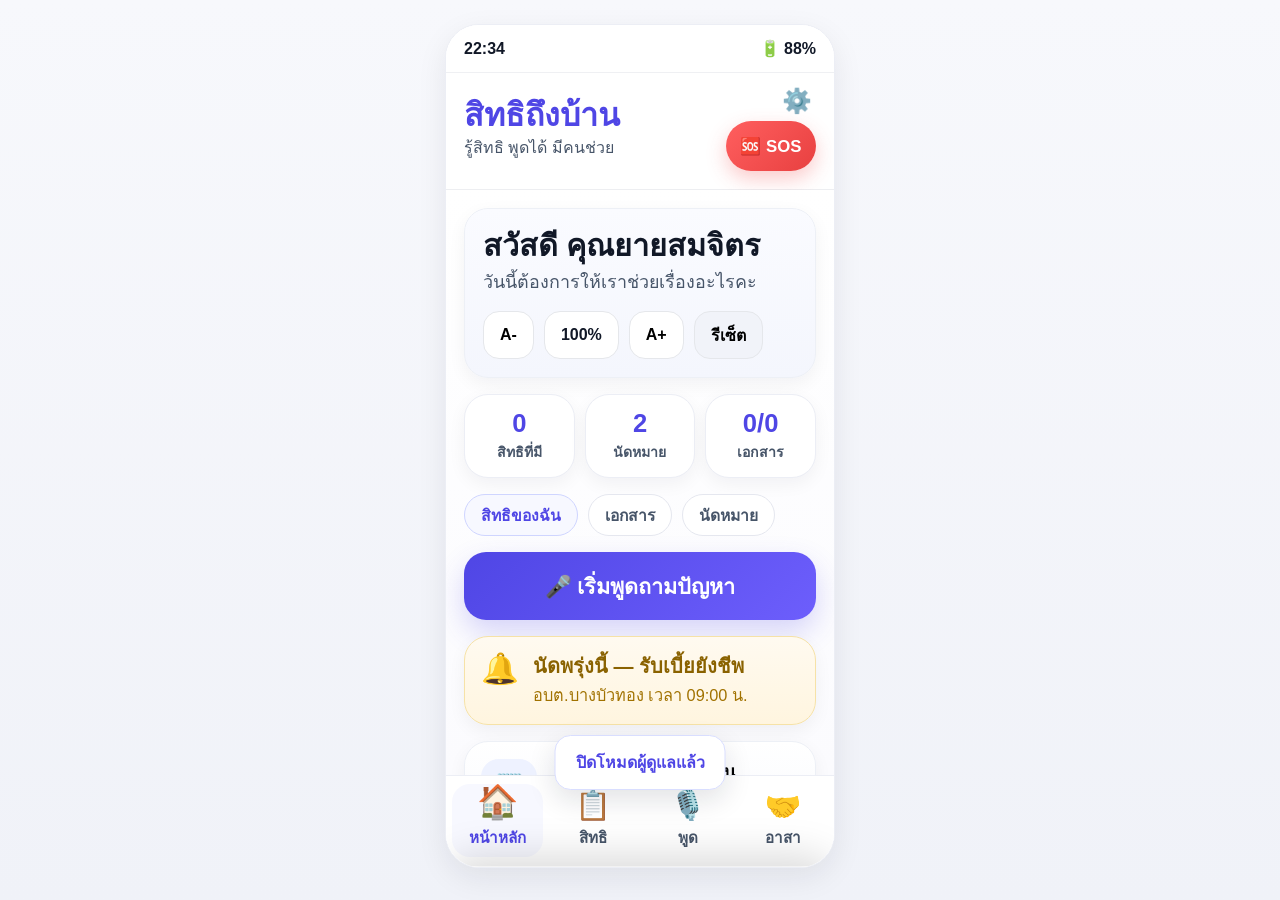
<file: index.html>
<!DOCTYPE html>
<html lang="th">
<head>
  <meta charset="UTF-8" />
  <meta name="viewport" content="width=device-width, initial-scale=1.0" />
  <title>สิทธิถึงบ้าน</title>
  <link rel="stylesheet" href="styles.css" />
</head>
<body>
  <div class="phone-outer">
    <div class="phone">

      <section id="screen-home" class="screen active">
        <div class="status-bar">
          <span>00:00</span>
          <span>🔋 88%</span>
        </div>

        <header class="topbar topbar--logo">
          <div>
            <div class="topbar__logo">สิทธิถึงบ้าน</div>
            <div class="topbar__tagline">รู้สิทธิ พูดได้ มีคนช่วย</div>
          </div>
          <div style="display:flex;flex-direction:column;align-items:flex-end;gap:6px">
            <button onclick="App.openSettings()" style="background:none;border:none;cursor:pointer;font-size:1.5rem;line-height:1;padding:2px 4px;" aria-label="ตั้งค่า" title="ตั้งค่า">⚙️</button>
            <button id="emergencyBtn" class="topbar__sos">🆘 SOS</button>
          </div>
        </header>

        <main class="content">
          <section class="welcome-card">
            <p class="greeting">สวัสดี คุณยายสมจิตร</p>
            <p class="subtext">วันนี้ต้องการให้เราช่วยเรื่องอะไรคะ</p>

            <div class="font-tools">
              <button id="decreaseFontBtn" class="font-btn">A-</button>
              <span id="fontScaleLabel" class="font-scale-label">100%</span>
              <button id="increaseFontBtn" class="font-btn">A+</button>
              <button id="resetFontBtn" class="font-btn font-btn--reset">รีเซ็ต</button>
            </div>
          </section>

          <div class="stats-row">
            <div class="stat-card">
              <div class="stat-card__value" id="statRights">0</div>
              <div class="stat-card__label">สิทธิที่มี</div>
            </div>
            <div class="stat-card">
              <div class="stat-card__value" id="statAppoint">2</div>
              <div class="stat-card__label">นัดหมาย</div>
            </div>
            <div class="stat-card">
              <div class="stat-card__value" id="statDocs">4/5</div>
              <div class="stat-card__label">เอกสาร</div>
            </div>
          </div>

          <div class="tab-pills">
            <button class="tab-pill active" type="button">สิทธิของฉัน</button>
            <button class="tab-pill" type="button" onclick="App.showScreen('screen-docs')">เอกสาร</button>
            <button class="tab-pill" type="button" onclick="App.showScreen('screen-appointments')">นัดหมาย</button>
          </div>

          <button class="btn-voice-main" onclick="App.showScreen('screen-voice')">
            🎤 เริ่มพูดถามปัญหา
          </button>

          <div class="reminder-card">
            <span class="reminder-card__icon">🔔</span>
            <div class="reminder-card__text">
              <div class="reminder-card__title">นัดพรุ่งนี้ — รับเบี้ยยังชีพ</div>
              <div class="reminder-card__sub">อบต.บางบัวทอง เวลา 09:00 น.</div>
            </div>
          </div>

          <button class="service-wide-card" onclick="App.showScreen('screen-appointments')">
            <div class="service-wide-card__icon">🗓️</div>
            <div class="service-wide-card__text">
              <div class="service-wide-card__title">นัดหมายของฉัน</div>
              <div class="service-wide-card__desc">ดูวันนัด รับเบี้ย ยื่นเอกสาร และอาสา</div>
            </div>
          </button>

          <div class="quick-help-card">
            <div class="quick-help-card__title">ช่วยเหลือด่วน</div>
            <div class="quick-help-card__desc">
              หากต้องการความช่วยเหลือทันที สามารถกดปุ่มฉุกเฉินด้านบนได้
            </div>
          </div>

          <a class="btn-emergency" href="tel:1669">🆘 โทรฉุกเฉิน 1669</a>
        </main>

        <nav class="nav-bar">
          <button class="nav-item active" onclick="App.showScreen('screen-home')">
            <span class="nav-item__icon">🏠</span>หน้าหลัก
          </button>
          <button class="nav-item" onclick="App.showScreen('screen-rights')">
            <span class="nav-item__icon">📋</span>สิทธิ
          </button>
          <button class="nav-item" onclick="App.showScreen('screen-voice')">
            <span class="nav-item__icon">🎙️</span>พูด
          </button>
          <button class="nav-item" onclick="App.showScreen('screen-volunteer')">
            <span class="nav-item__icon">🤝</span>อาสา
          </button>
        </nav>
      </section>

      <div id="settingsOverlay" class="settings-overlay" onclick="App.closeSettings()"></div>
      <div id="settingsPanel" class="settings-panel" aria-hidden="true">
        <div class="settings-panel__header">
          <h2 class="settings-panel__title">การตั้งค่า</h2>
          <button class="settings-panel__close" onclick="App.closeSettings()">✕</button>
        </div>
        <div class="settings-panel__content content">
          
          <div class="settings-section-label">ขนาดตัวอักษร</div>
          <div class="settings-group">
            <div class="settings-row">
              <div class="settings-row__left">
                <div class="settings-row__icon icon-orange">🔠</div>
                <div class="settings-row__text">
                  <div class="settings-row__title">ปรับขนาด</div>
                  <div class="settings-row__sub" id="settingFontLabelPanel">ปัจจุบัน: 100%</div>
                </div>
              </div>
              <div class="font-control">
                <button class="font-ctrl-btn" onclick="App.decreaseFontSize(); syncPanelFont();">A−</button>
                <span class="font-ctrl-val" id="settingFontValPanel">100%</span>
                <button class="font-ctrl-btn" onclick="App.increaseFontSize(); syncPanelFont();">A+</button>
              </div>
            </div>
          </div>

          <div class="settings-section-label">การแสดงผล</div>
          <div class="settings-group">
            <div class="settings-row">
              <div class="settings-row__left">
                <div class="settings-row__icon icon-blue">◑</div>
                <div class="settings-row__text">
                  <div class="settings-row__title">สีคอนทราสต์สูง</div>
                </div>
              </div>
              <label class="toggle-wrap">
                <input type="checkbox" id="contrastToggle" onchange="App.toggleHighContrast(this.checked)" />
                <span class="toggle-slider"></span>
              </label>
            </div>
            <div class="settings-row">
              <div class="settings-row__left">
                <div class="settings-row__icon icon-purple">✦</div>
                <div class="settings-row__text">
                  <div class="settings-row__title">ลดการเคลื่อนไหว</div>
                </div>
              </div>
              <label class="toggle-wrap">
                <input type="checkbox" id="motionToggle" onchange="App.toggleReduceMotion(this.checked)" />
                <span class="toggle-slider"></span>
              </label>
            </div>
          </div>

          <div class="settings-section-label">เสียง</div>
          <div class="settings-group">
            <div class="settings-row">
              <div class="settings-row__left">
                <div class="settings-row__icon icon-green">🔊</div>
                <div class="settings-row__text">
                  <div class="settings-row__title">อ่านออกเสียงอัตโนมัติ</div>
                </div>
              </div>
              <label class="toggle-wrap">
                <input type="checkbox" id="autoSpeakToggle" onchange="App.toggleAutoSpeak(this.checked)" />
                <span class="toggle-slider"></span>
              </label>
            </div>
          </div>

          <div class="settings-section-label">โหมดพิเศษ</div>
          <div class="settings-group">
            <div class="settings-row">
              <div class="settings-row__left">
                <div class="settings-row__icon icon-gray">👨‍👩‍👧</div>
                <div class="settings-row__text">
                  <div class="settings-row__title">โหมดผู้ดูแล</div>
                </div>
              </div>
              <label class="toggle-wrap">
                <input type="checkbox" id="caregiverModeToggle" onchange="App.toggleCaregiverMode(this.checked)" />
                <span class="toggle-slider"></span>
              </label>
            </div>
            <div class="settings-row">
              <div class="settings-row__left">
                <div class="settings-row__icon icon-red">🆘</div>
                <div class="settings-row__text">
                  <div class="settings-row__title">ปุ่ม SOS ขนาดใหญ่</div>
                </div>
              </div>
              <label class="toggle-wrap">
                <input type="checkbox" id="bigEmergencyToggle" onchange="App.toggleBigEmergency(this.checked)" />
                <span class="toggle-slider"></span>
              </label>
            </div>
          </div>

          <div class="settings-section-label" style="color: #e84040; margin-top: 24px;">ติดต่อด่วน</div>
          <div class="settings-group">
            <a href="tel:1669" class="settings-row clickable-row">
              <div class="settings-row__left">
                <div class="settings-row__icon icon-red">🚑</div>
                <div class="settings-row__text">
                  <div class="settings-row__title">โทรฉุกเฉิน 1669</div>
                  <div class="settings-row__sub">ใช้เมื่อต้องการความช่วยเหลือเร่งด่วน</div>
                </div>
              </div>
            </a>
            <a href="tel:0999999999" class="settings-row clickable-row">
              <div class="settings-row__left">
                <div class="settings-row__icon icon-red">📞</div>
                <div class="settings-row__text">
                  <div class="settings-row__title">โทรหาผู้ดูแล</div>
                  <div class="settings-row__sub">ติดต่อคนในครอบครัวหรือผู้ช่วยเหลือทันที</div>
                </div>
              </div>
            </a>
          </div>

        </div>
      </div>

    </div>
  </div>

  <script src="app.js"></script>
  <script>
    const _originalShowScreen = App.showScreen;
    const pageMap = {
      'screen-home':        'index.html',
      'screen-rights':      'rights.html',
      'screen-voice':       'voice.html',
      'screen-volunteer':   'volunteer.html',
      'screen-docs':        'docs.html',
      'screen-steps':       'steps.html',
      'screen-appointments':'appointments.html'
    };
    App.showScreen = function(screenId) {
      const page = pageMap[screenId];
      if (page && !document.getElementById(screenId)) {
        window.location.href = page;
      } else {
        _originalShowScreen(screenId);
      }
    };

    function syncPanelFont() {
      const s = App.getState();
      const pct = Math.round(s.fontScale * 100) + '%';
      const valEl = document.getElementById('settingFontValPanel');
      const labelEl = document.getElementById('settingFontLabelPanel');
      if (valEl) valEl.textContent = pct;
      if (labelEl) labelEl.textContent = 'ปัจจุบัน: ' + pct;
    }
    window.addEventListener('load', syncPanelFont);
  </script>
</body>
</html>
</file>
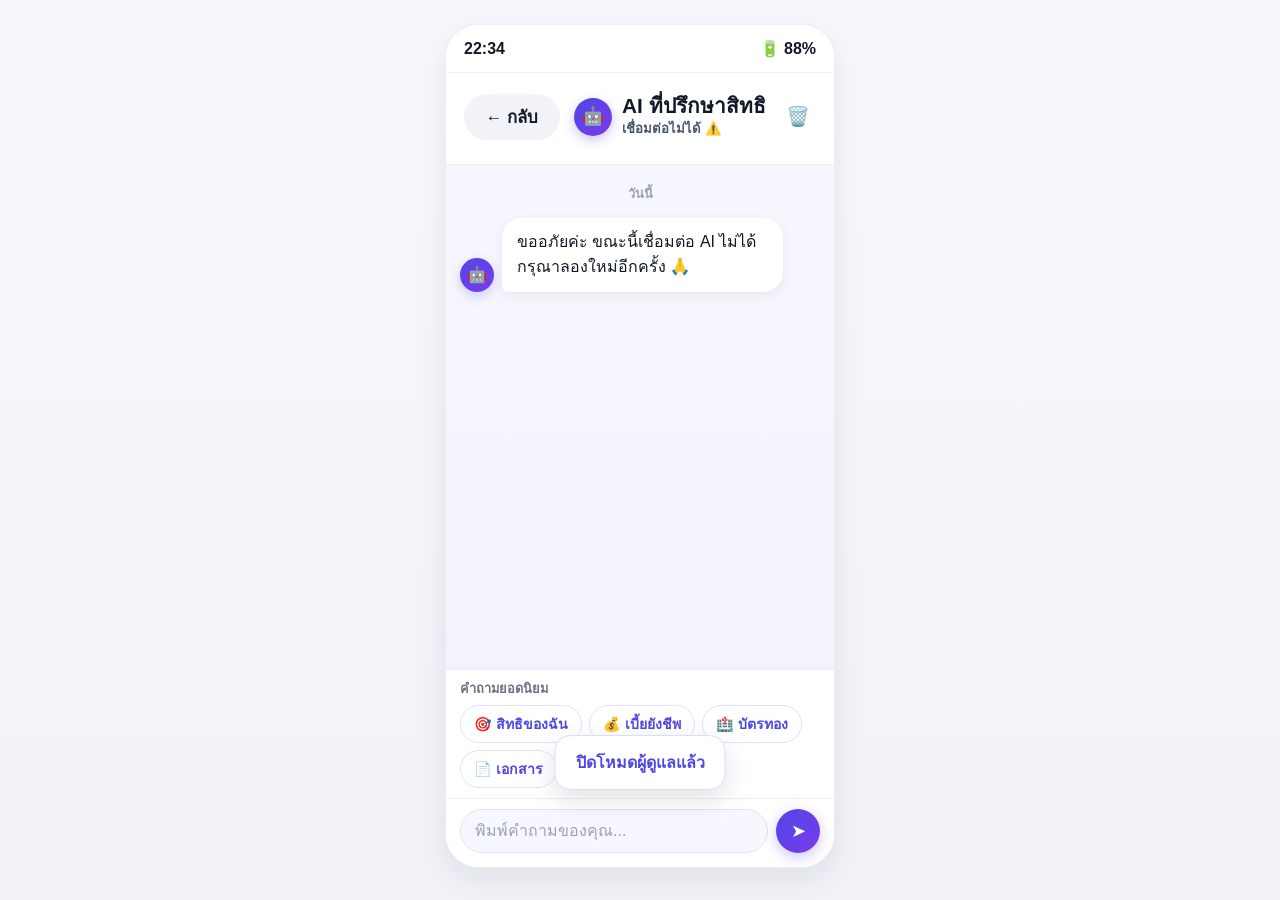
<file: ai-rights.html>
<!DOCTYPE html>
<html lang="th">
<head>
  <meta charset="UTF-8" />
  <meta name="viewport" content="width=device-width, initial-scale=1.0" />
  <title>AI ที่ปรึกษาสิทธิ — สิทธิถึงบ้าน</title>
  <link rel="stylesheet" href="styles.css" />
  <style>
    /* ════ CHAT LAYOUT ════ */
    .chat-content {
      flex: 1;
      min-height: 0;
      overflow-y: auto;
      padding: 14px 14px 8px;
      display: flex;
      flex-direction: column;
      gap: 10px;
      background: linear-gradient(180deg, #f7f8ff 0%, #f2f3fa 100%);
    }
    .chat-content::-webkit-scrollbar { width: 4px; }
    .chat-content::-webkit-scrollbar-thumb { background: #d9ddea; border-radius: 999px; }

    /* ════ BUBBLES ════ */
    .bubble-row {
      display: flex;
      align-items: flex-end;
      gap: 8px;
      animation: fadeUp .3s cubic-bezier(.4,0,.2,1) both;
    }
    .bubble-row--ai  { justify-content: flex-start; }
    .bubble-row--user { justify-content: flex-end; }

    .ai-avatar {
      width: 34px; height: 34px; flex-shrink: 0;
      border-radius: 50%;
      background: linear-gradient(135deg, #4f46e5, #7c3aed);
      display: flex; align-items: center; justify-content: center;
      font-size: 1rem;
      box-shadow: 0 4px 12px rgba(79,70,229,.25);
      align-self: flex-end;
    }

    .bubble {
      max-width: 78%;
      padding: 12px 15px;
      border-radius: 20px;
      font-size: 1rem;
      line-height: 1.55;
      color: var(--text);
    }
    .bubble--ai {
      background: var(--surface);
      border-bottom-left-radius: 6px;
      box-shadow: 0 3px 12px rgba(20,25,40,.07);
    }
    .bubble--user {
      background: linear-gradient(135deg, #4f46e5, #6d5efc);
      color: #fff;
      border-bottom-right-radius: 6px;
      box-shadow: 0 3px 12px rgba(79,70,229,.28);
    }

    /* ════ CHOICE CHIPS ════ */
    .choices-wrap {
      display: flex;
      flex-direction: column;
      gap: 7px;
      margin-top: 10px;
      animation: fadeUp .35s cubic-bezier(.4,0,.2,1) both;
    }
    .choice-chip {
      width: 100%;
      padding: 11px 16px;
      border-radius: 14px;
      border: 1.5px solid #dde3ff;
      background: #fff;
      color: #4f46e5;
      font-family: inherit;
      font-size: 1rem;
      font-weight: 800;
      text-align: left;
      cursor: pointer;
      transition: all .15s;
      box-shadow: 0 2px 8px rgba(79,70,229,.07);
    }
    .choice-chip:hover {
      background: #eef2ff;
      border-color: #4f46e5;
      transform: translateX(3px);
    }
    .choice-chip:active { transform: scale(0.97); }
    .choice-chip.used {
      opacity: .45;
      pointer-events: none;
      transform: none;
    }

    /* ════ TYPING INDICATOR ════ */
    .typing-row { align-items: flex-end; }
    .typing-dots {
      display: flex; gap: 5px; padding: 13px 16px;
      background: var(--surface);
      border-radius: 20px;
      border-bottom-left-radius: 6px;
      box-shadow: 0 3px 12px rgba(20,25,40,.07);
    }
    .typing-dots span {
      width: 7px; height: 7px; border-radius: 50%;
      background: #a5b4fc;
      animation: bounce 1.2s infinite;
    }
    .typing-dots span:nth-child(2) { animation-delay: .2s; }
    .typing-dots span:nth-child(3) { animation-delay: .4s; }
    @keyframes bounce {
      0%, 80%, 100% { transform: translateY(0); opacity: .5; }
      40%            { transform: translateY(-6px); opacity: 1; }
    }

    /* ════ RIGHTS SUMMARY CARD ════ */
    .rights-summary-card {
      background: linear-gradient(135deg, #eef2ff, #f3f0ff);
      border: 1.5px solid #dde3ff;
      border-radius: 18px;
      padding: 14px 15px;
      margin-top: 4px;
    }
    .rights-summary-card__title {
      font-size: 1rem;
      font-weight: 900;
      color: #4338ca;
      margin-bottom: 10px;
    }
    .rights-summary-item {
      display: flex;
      align-items: flex-start;
      gap: 9px;
      padding: 8px 0;
      border-bottom: 1px solid rgba(79,70,229,.1);
    }
    .rights-summary-item:last-child { border-bottom: none; }
    .rights-summary-item__icon {
      width: 30px; height: 30px; flex-shrink: 0;
      background: white;
      border-radius: 8px;
      display: flex; align-items: center; justify-content: center;
      font-size: .9rem;
      box-shadow: 0 2px 6px rgba(79,70,229,.12);
    }
    .rights-summary-item__text { font-size: .93rem; line-height: 1.45; color: #374151; }
    .rights-summary-item__title { font-weight: 900; color: #1e1b4b; margin-bottom: 2px; }

    /* ════ INPUT BAR ════ */
    .input-bar {
      display: flex;
      align-items: center;
      gap: 8px;
      padding: 10px 14px 14px;
      background: var(--surface);
      border-top: 1px solid rgba(229,231,235,.7);
    }
    .input-field {
      flex: 1;
      min-height: 44px;
      max-height: 100px;
      padding: 10px 14px;
      border-radius: 22px;
      border: 1.5px solid #e0e4f0;
      background: #f7f8ff;
      font-family: inherit;
      font-size: 1rem;
      color: var(--text);
      resize: none;
      overflow-y: auto;
      outline: none;
      transition: border-color .2s;
      line-height: 1.4;
    }
    .input-field:focus { border-color: #4f46e5; background: #fff; }
    .input-field::placeholder { color: #9ca3af; }
    .send-btn {
      width: 44px; height: 44px; flex-shrink: 0;
      border-radius: 50%;
      background: linear-gradient(135deg, #4f46e5, #7c3aed);
      color: #fff;
      border: none;
      cursor: pointer;
      font-size: 1.15rem;
      display: flex; align-items: center; justify-content: center;
      box-shadow: 0 4px 14px rgba(79,70,229,.3);
      transition: transform .15s, opacity .15s;
    }
    .send-btn:hover { opacity: .88; }
    .send-btn:active { transform: scale(0.92); }
    .send-btn:disabled { opacity: .4; cursor: not-allowed; transform: none; }

    /* ════ DATE SEPARATOR ════ */
    .chat-date {
      text-align: center;
      font-size: .8rem;
      color: #9ca3af;
      font-weight: 700;
      margin: 4px 0;
    }

    /* ════ QUICK STARTERS ════ */
    .starters-wrap {
      display: flex;
      flex-wrap: wrap;
      gap: 7px;
      padding: 0 0 4px;
    }
    .starter-chip {
      padding: 7px 13px;
      border-radius: 999px;
      border: 1.5px solid #dde3ff;
      background: #fff;
      color: #4f46e5;
      font-family: inherit;
      font-size: .88rem;
      font-weight: 800;
      cursor: pointer;
      transition: all .15s;
      white-space: nowrap;
    }
    .starter-chip:hover { background: #eef2ff; border-color: #4f46e5; }
    .starter-chip:active { transform: scale(0.95); }

    /* ════ DARK MODE OVERRIDES ════ */
    @media(prefers-color-scheme: dark) {
      .chat-content { background: var(--bg); }
      .bubble--ai { background: var(--surface-2); }
      .choice-chip { background: var(--surface-2); border-color: var(--line); color: #a5b4fc; }
      .choice-chip:hover { background: var(--surface-3); border-color: #6d5efc; }
      .typing-dots { background: var(--surface-2); }
      .input-field { background: var(--surface-2); border-color: var(--line); color: var(--text); }
      .input-field:focus { background: var(--surface-3); border-color: #a5b4fc; }
      .input-bar { background: var(--surface); border-top-color: var(--line); }
      .starter-chip { background: var(--surface-2); border-color: var(--line); color: #a5b4fc; }
      .starter-chip:hover { background: var(--surface-3); }
      .rights-summary-card { background: #1d2248; border-color: #3a4080; }
      .rights-summary-card__title { color: #c7d2fe; }
      .rights-summary-item { border-bottom-color: rgba(165,180,252,.1); }
      .rights-summary-item__text { color: #c8cbd8; }
      .rights-summary-item__title { color: #e0e7ff; }
      .rights-summary-item__icon { background: var(--surface-3); }
    }
  </style>
</head>
<body>
  <div class="phone-outer">
    <div class="phone">

      <section id="screen-ai" class="screen active">
        <div class="status-bar">
          <span id="clock">00:00</span>
          <span>🔋 88%</span>
        </div>

        <header class="topbar">
          <button class="topbar__back" id="backBtn">← กลับ</button>
          <div style="display:flex; align-items:center; gap:10px; flex:1; min-width:0;">
            <div style="width:38px;height:38px;border-radius:50%;background:linear-gradient(135deg,#4f46e5,#7c3aed);display:flex;align-items:center;justify-content:center;font-size:1.1rem;flex-shrink:0;box-shadow:0 4px 12px rgba(79,70,229,.3);">🤖</div>
            <div>
              <div class="topbar__title" style="font-size:1.3rem;">AI ที่ปรึกษาสิทธิ</div>
              <div style="font-size:.82rem;color:var(--text-soft);font-weight:700;margin-top:1px;" id="statusLabel">พร้อมช่วยเหลือ ✅</div>
            </div>
          </div>
          <button onclick="clearChat()" style="background:none;border:none;cursor:pointer;font-size:1.2rem;padding:4px 6px;" title="ล้างแชท" aria-label="ล้างแชท">🗑️</button>
        </header>

        <!-- CHAT MESSAGES -->
        <div class="chat-content" id="chatContent">
          <div class="chat-date">วันนี้</div>
        </div>

        <!-- QUICK STARTERS (shown only at beginning) -->
        <div id="startersBar" style="padding:8px 14px 6px; background:var(--surface); border-top:1px solid rgba(229,231,235,.7);">
          <div style="font-size:.8rem;font-weight:900;color:var(--text-faint);margin-bottom:6px;">คำถามยอดนิยม</div>
          <div class="starters-wrap">
            <button class="starter-chip" onclick="sendStarter('ฉันมีสิทธิอะไรบ้าง')">🎯 สิทธิของฉัน</button>
            <button class="starter-chip" onclick="sendStarter('เบี้ยยังชีพผู้สูงอายุได้เท่าไหร่')">💰 เบี้ยยังชีพ</button>
            <button class="starter-chip" onclick="sendStarter('บัตรทองใช้ได้ที่ไหนบ้าง')">🏥 บัตรทอง</button>
            <button class="starter-chip" onclick="sendStarter('ต้องใช้เอกสารอะไรบ้าง')">📄 เอกสาร</button>
          </div>
        </div>

        <!-- INPUT BAR -->
        <div class="input-bar">
          <textarea
            class="input-field"
            id="inputField"
            placeholder="พิมพ์คำถามของคุณ..."
            rows="1"
            onkeydown="handleKey(event)"
            oninput="autoResize(this)"
          ></textarea>
          <button class="send-btn" id="sendBtn" onclick="sendMessage()" aria-label="ส่ง">➤</button>
        </div>
      </section>

    </div>
  </div>

  <script src="app.js"></script>
  <script>
    // ══════════════════════════════════
    // PAGE BRIDGE
    // ══════════════════════════════════
    const _orig = App.showScreen;
    const pageMap = {
      'screen-home':        'index.html',
      'screen-rights':      'rights.html',
      'screen-voice':       'voice.html',
      'screen-volunteer':   'volunteer.html',
      'screen-docs':        'docs.html',
      'screen-steps':       'steps.html',
      'screen-appointments':'appointments.html',
      'screen-ai':          'ai-rights.html'
    };
    App.showScreen = function(id) {
      const page = pageMap[id];
      if (page && !document.getElementById(id)) { window.location.href = page; }
      else { _orig(id); }
    };
    document.getElementById('backBtn').onclick = () => App.showScreen('screen-home');

    // ══════════════════════════════════
    // CLOCK
    // ══════════════════════════════════
    function updateClock() {
      const now = new Date();
      document.getElementById('clock').textContent =
        String(now.getHours()).padStart(2,'0') + ':' + String(now.getMinutes()).padStart(2,'0');
    }
    updateClock();
    setInterval(updateClock, 30000);

    // ══════════════════════════════════
    // CHAT STATE
    // ══════════════════════════════════
    let conversationHistory = [];
    let isLoading = false;
    let currentChoicesId = null;  // track active choice group

    const SYSTEM_PROMPT = `คุณคือ "น้องสิทธิ" ผู้ช่วย AI สำหรับแอป "สิทธิถึงบ้าน" ที่ช่วยผู้สูงอายุไทยเข้าใจสิทธิของตน

บทบาทของคุณ:
- ให้ข้อมูลสิทธิผู้สูงอายุไทยอย่างถูกต้อง เข้าใจง่าย อบอุ่น
- ใช้ภาษาไทยที่เรียบง่าย สุภาพ เหมาะกับผู้สูงอายุ
- เมื่อต้องการข้อมูลเพิ่มเติมจากผู้ใช้ ให้ตอบในรูปแบบ JSON พิเศษ

กฎสำคัญ:
1. ถ้าต้องการถามผู้ใช้เพื่อให้ข้อมูลที่แม่นยำขึ้น ให้ตอบในรูปแบบ JSON นี้ (ต้องเป็น JSON บริสุทธิ์ ไม่มี markdown backticks):
{"type":"choices","text":"ข้อความอธิบาย","question":"คำถาม","choices":["ตัวเลือก 1","ตัวเลือก 2","ตัวเลือก 3"]}

2. ถ้าตอบได้เลย ให้ตอบเป็นข้อความธรรมดา ไม่ใช่ JSON
3. ถ้าผลการวิเคราะห์สิทธิพร้อม ให้ตอบในรูปแบบ JSON นี้:
{"type":"rights_summary","text":"สรุปเบื้องต้น","rights":[{"icon":"💰","title":"ชื่อสิทธิ","detail":"รายละเอียด","amount":"จำนวนเงิน/ข้อมูล"}]}

ข้อมูลสิทธิผู้สูงอายุไทย 2567:
- เบี้ยยังชีพผู้สูงอายุ: 60-69 ปี = 600 บ./เดือน, 70-79 ปี = 700 บ., 80-89 ปี = 800 บ., 90+ ปี = 1,000 บ. (ต้องลงทะเบียนที่ อบต./เทศบาล)
- บัตรทอง (30 บาท): ผู้มีสิทธิ์ทุกคนที่ไม่มีประกันสังคม/ข้าราชการ ครอบคลุมการรักษาที่ รพ.รัฐ
- สิทธิผู้พิการ: เบี้ยความพิการ 1,000 บ./เดือน + บัตรคนพิการ
- สิทธิผู้มีรายได้น้อย: บัตรสวัสดิการแห่งรัฐ (บัตรคนจน) ส่วนลดค่าครองชีพ
- ที่พักอาศัย: โครงการบ้านเช่าราคาถูก กคช. สำหรับผู้สูงอายุรายได้น้อย
- บริการสังคม: ศูนย์ผู้สูงอายุ กิจกรรม อาหาร บริการสุขภาพพื้นฐาน
- สิทธิข้าราชการบำนาญ: เบิกค่ารักษาพยาบาลได้ที่ รพ.รัฐทุกแห่ง

เริ่มต้นด้วยการทักทายอบอุ่นและถามข้อมูลพื้นฐาน (อายุ) เพื่อให้ข้อมูลที่ตรงกับสถานการณ์ของผู้ใช้ คำตอบแรกควรเป็น JSON choices เพื่อถามอายุ`;

    // ══════════════════════════════════
    // RENDER HELPERS
    // ══════════════════════════════════
    function scrollBottom() {
      const c = document.getElementById('chatContent');
      setTimeout(() => c.scrollTop = c.scrollHeight, 80);
    }

    function addUserBubble(text) {
      const c = document.getElementById('chatContent');
      const row = document.createElement('div');
      row.className = 'bubble-row bubble-row--user';
      row.innerHTML = `<div class="bubble bubble--user">${escapeHtml(text)}</div>`;
      c.appendChild(row);
      scrollBottom();
    }

    function addAiBubble(html, isHtml = false) {
      const c = document.getElementById('chatContent');
      const row = document.createElement('div');
      row.className = 'bubble-row bubble-row--ai';
      row.innerHTML = `
        <div class="ai-avatar">🤖</div>
        <div class="bubble bubble--ai">${isHtml ? html : escapeHtml(html).replace(/\n/g,'<br>')}</div>
      `;
      c.appendChild(row);
      scrollBottom();
      return row;
    }

    function addChoices(question, choices, choicesId) {
      const c = document.getElementById('chatContent');
      const wrap = document.createElement('div');
      wrap.className = 'choices-wrap';
      wrap.id = 'choices-' + choicesId;
      if (question) {
        const q = document.createElement('div');
        q.style.cssText = 'font-size:.88rem;font-weight:900;color:var(--text-faint);padding:0 2px 2px;';
        q.textContent = question;
        wrap.appendChild(q);
      }
      choices.forEach(choice => {
        const btn = document.createElement('button');
        btn.className = 'choice-chip';
        btn.textContent = choice;
        btn.onclick = () => onChoiceSelected(choice, choicesId);
        wrap.appendChild(btn);
      });
      c.appendChild(wrap);
      scrollBottom();
    }

    function addRightsSummary(text, rights) {
      const c = document.getElementById('chatContent');
      // Text bubble first
      addAiBubble(text);

      // Rights card
      const row = document.createElement('div');
      row.className = 'bubble-row bubble-row--ai';
      let itemsHtml = rights.map(r => `
        <div class="rights-summary-item">
          <div class="rights-summary-item__icon">${r.icon}</div>
          <div class="rights-summary-item__text">
            <div class="rights-summary-item__title">${escapeHtml(r.title)}</div>
            ${escapeHtml(r.detail)}${r.amount ? `<br><b>${escapeHtml(r.amount)}</b>` : ''}
          </div>
        </div>
      `).join('');
      row.innerHTML = `
        <div class="ai-avatar">🤖</div>
        <div class="rights-summary-card">
          <div class="rights-summary-card__title">📋 สิทธิที่คุณอาจได้รับ</div>
          ${itemsHtml}
        </div>
      `;
      c.appendChild(row);

      // Follow-up actions
      const actRow = document.createElement('div');
      actRow.style.cssText = 'display:flex;gap:8px;flex-wrap:wrap;padding:0 2px;animation:fadeUp .35s both;';
      ['📄 ดูเอกสารที่ต้องใช้', '🤝 ขออาสาช่วย', '❓ ถามเพิ่มเติม'].forEach(label => {
        const btn = document.createElement('button');
        btn.className = 'starter-chip';
        btn.textContent = label;
        btn.onclick = () => {
          if (label.includes('เอกสาร')) App.showScreen('screen-docs');
          else if (label.includes('อาสา')) App.showScreen('screen-volunteer');
          else { sendStarter('อยากทราบรายละเอียดเพิ่มเติม'); }
        };
        actRow.appendChild(btn);
      });
      c.appendChild(actRow);
      scrollBottom();
    }

    function showTyping() {
      const c = document.getElementById('chatContent');
      const row = document.createElement('div');
      row.className = 'bubble-row bubble-row--ai typing-row';
      row.id = 'typingIndicator';
      row.innerHTML = `
        <div class="ai-avatar">🤖</div>
        <div class="typing-dots">
          <span></span><span></span><span></span>
        </div>
      `;
      c.appendChild(row);
      scrollBottom();
    }

    function hideTyping() {
      const el = document.getElementById('typingIndicator');
      if (el) el.remove();
    }

    function escapeHtml(str) {
      return String(str)
        .replace(/&/g,'&amp;').replace(/</g,'&lt;')
        .replace(/>/g,'&gt;').replace(/"/g,'&quot;');
    }

    // ══════════════════════════════════
    // CHOICE SELECTION
    // ══════════════════════════════════
    function onChoiceSelected(choice, choicesId) {
      // Disable all chips in this group
      const wrap = document.getElementById('choices-' + choicesId);
      if (wrap) {
        wrap.querySelectorAll('.choice-chip').forEach(b => b.classList.add('used'));
      }
      // Show as user bubble
      addUserBubble(choice);
      // Add to history and call AI
      conversationHistory.push({ role: 'user', content: choice });
      callAI();
    }

    // ══════════════════════════════════
    // SEND MESSAGE
    // ══════════════════════════════════
    function sendMessage() {
      const field = document.getElementById('inputField');
      const text = field.value.trim();
      if (!text || isLoading) return;
      field.value = '';
      autoResize(field);
      hideStartersBar();
      addUserBubble(text);
      conversationHistory.push({ role: 'user', content: text });
      callAI();
    }

    function sendStarter(text) {
      hideStartersBar();
      addUserBubble(text);
      conversationHistory.push({ role: 'user', content: text });
      callAI();
    }

    function handleKey(e) {
      if (e.key === 'Enter' && !e.shiftKey) {
        e.preventDefault();
        sendMessage();
      }
    }

    function autoResize(el) {
      el.style.height = 'auto';
      el.style.height = Math.min(el.scrollHeight, 100) + 'px';
    }

    function hideStartersBar() {
      const bar = document.getElementById('startersBar');
      if (bar && conversationHistory.length > 0) {
        bar.style.display = 'none';
      }
    }

    // ══════════════════════════════════
    // CALL ANTHROPIC API
    // ══════════════════════════════════
    async function callAI() {
      if (isLoading) return;
      isLoading = true;

      const sendBtn = document.getElementById('sendBtn');
      const statusLabel = document.getElementById('statusLabel');
      sendBtn.disabled = true;
      statusLabel.textContent = 'กำลังคิด... 💭';

      showTyping();

      try {
        const response = await fetch('https://api.anthropic.com/v1/messages', {
          method: 'POST',
          headers: { 'Content-Type': 'application/json' },
          body: JSON.stringify({
            model: 'claude-sonnet-4-20250514',
            max_tokens: 1000,
            system: SYSTEM_PROMPT,
            messages: conversationHistory
          })
        });

        const data = await response.json();
        hideTyping();

        const rawText = data.content?.[0]?.text?.trim() || '';

        // Try to parse as JSON for special types
        let parsed = null;
        try {
          // Strip possible markdown fences
          const clean = rawText.replace(/^```json\s*/,'').replace(/```\s*$/,'').trim();
          parsed = JSON.parse(clean);
        } catch (_) { parsed = null; }

        if (parsed && parsed.type === 'choices') {
          // Show text bubble + choices
          if (parsed.text) addAiBubble(parsed.text);
          const choicesId = Date.now();
          currentChoicesId = choicesId;
          addChoices(parsed.question || null, parsed.choices, choicesId);
          conversationHistory.push({ role: 'assistant', content: rawText });

        } else if (parsed && parsed.type === 'rights_summary') {
          addRightsSummary(parsed.text, parsed.rights || []);
          conversationHistory.push({ role: 'assistant', content: rawText });

        } else {
          // Plain text response
          addAiBubble(rawText);
          conversationHistory.push({ role: 'assistant', content: rawText });
        }

        statusLabel.textContent = 'พร้อมช่วยเหลือ ✅';

      } catch (err) {
        hideTyping();
        addAiBubble('ขออภัยค่ะ ขณะนี้เชื่อมต่อ AI ไม่ได้ กรุณาลองใหม่อีกครั้ง 🙏');
        statusLabel.textContent = 'เชื่อมต่อไม่ได้ ⚠️';
        console.error('AI error:', err);
      }

      isLoading = false;
      document.getElementById('sendBtn').disabled = false;
    }

    // ══════════════════════════════════
    // CLEAR CHAT
    // ══════════════════════════════════
    function clearChat() {
      if (!confirm('ล้างประวัติการสนทนาทั้งหมด?')) return;
      conversationHistory = [];
      const c = document.getElementById('chatContent');
      c.innerHTML = '<div class="chat-date">วันนี้</div>';
      document.getElementById('startersBar').style.display = '';
      document.getElementById('statusLabel').textContent = 'พร้อมช่วยเหลือ ✅';
      // Re-trigger welcome
      startConversation();
    }

    // ══════════════════════════════════
    // AUTO-START
    // ══════════════════════════════════
    function startConversation() {
      // Trigger AI to send the first greeting with choices
      conversationHistory = [{ role: 'user', content: 'สวัสดี' }];
      callAI();
    }

    window.addEventListener('load', () => {
      startConversation();
    });
  </script>
</body>
</html>
</file>
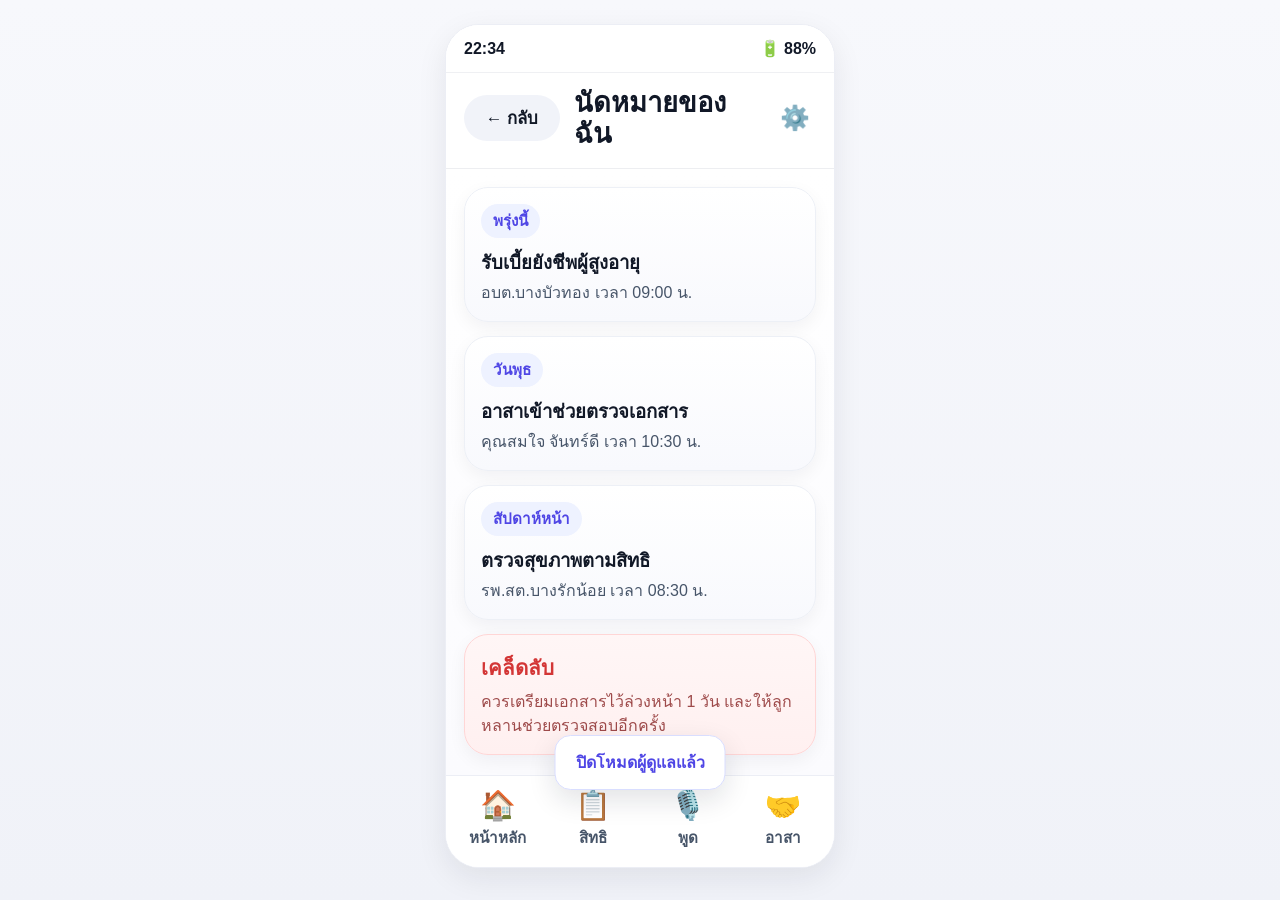
<file: appointments.html>
<!DOCTYPE html>
<html lang="th">
<head>
  <meta charset="UTF-8" />
  <meta name="viewport" content="width=device-width, initial-scale=1.0" />
  <title>นัดหมายของฉัน — สิทธิถึงบ้าน</title>
  <link rel="stylesheet" href="styles.css" />
</head>
<body>
  <div class="phone-outer">
    <div class="phone">

      <!-- ══════════════════════════════
           SCREEN 7: APPOINTMENTS
      ══════════════════════════════ -->
      <section id="screen-appointments" class="screen active">
        <div class="status-bar">
          <span>00:00</span>
          <span>🔋 88%</span>
        </div>

        <header class="topbar">
          <button class="topbar__back" onclick="App.showScreen('screen-home')">← กลับ</button>
          <div class="topbar__title">นัดหมายของฉัน</div>
          <button onclick="App.showScreen('screen-settings')" style="background:none;border:none;cursor:pointer;font-size:1.5rem;line-height:1;padding:4px 6px;margin-left:auto;" aria-label="ตั้งค่า" title="ตั้งค่า">⚙️</button>
        </header>

        <main class="content">
          <div class="schedule-card">
            <div class="schedule-card__date">พรุ่งนี้</div>
            <div class="schedule-card__title">รับเบี้ยยังชีพผู้สูงอายุ</div>
            <div class="schedule-card__desc">อบต.บางบัวทอง เวลา 09:00 น.</div>
          </div>

          <div class="schedule-card">
            <div class="schedule-card__date">วันพุธ</div>
            <div class="schedule-card__title">อาสาเข้าช่วยตรวจเอกสาร</div>
            <div class="schedule-card__desc">คุณสมใจ จันทร์ดี เวลา 10:30 น.</div>
          </div>

          <div class="schedule-card">
            <div class="schedule-card__date">สัปดาห์หน้า</div>
            <div class="schedule-card__title">ตรวจสุขภาพตามสิทธิ</div>
            <div class="schedule-card__desc">รพ.สต.บางรักน้อย เวลา 08:30 น.</div>
          </div>

          <div class="quick-help-card">
            <div class="quick-help-card__title">เคล็ดลับ</div>
            <div class="quick-help-card__desc">
              ควรเตรียมเอกสารไว้ล่วงหน้า 1 วัน และให้ลูกหลานช่วยตรวจสอบอีกครั้ง
            </div>
          </div>
        </main>

        <nav class="nav-bar">
          <button class="nav-item" onclick="App.showScreen('screen-home')">
            <span class="nav-item__icon">🏠</span>หน้าหลัก
          </button>
          <button class="nav-item" onclick="App.showScreen('screen-rights')">
            <span class="nav-item__icon">📋</span>สิทธิ
          </button>
          <button class="nav-item" onclick="App.showScreen('screen-voice')">
            <span class="nav-item__icon">🎙️</span>พูด
          </button>
          <button class="nav-item" onclick="App.showScreen('screen-volunteer')">
            <span class="nav-item__icon">🤝</span>อาสา
          </button>
        </nav>
      </section>

    </div>
  </div>

  <script src="app.js"></script>
  <script>
    // Page-navigation bridge — routes showScreen() calls to their own HTML file
    const _originalShowScreen = App.showScreen;
    const pageMap = {
      'screen-home':        'index.html',
      'screen-rights':      'rights.html',
      'screen-voice':       'voice.html',
      'screen-volunteer':   'volunteer.html',
      'screen-docs':        'docs.html',
      'screen-steps':       'steps.html',
      'screen-appointments':'appointments.html',
      'screen-settings':    'settings.html'
    };
    App.showScreen = function(screenId) {
      const page = pageMap[screenId];
      if (page && !document.getElementById(screenId)) {
        window.location.href = page;
      } else {
        _originalShowScreen(screenId);
      }
    };
  </script>
</body>
</html>
</file>
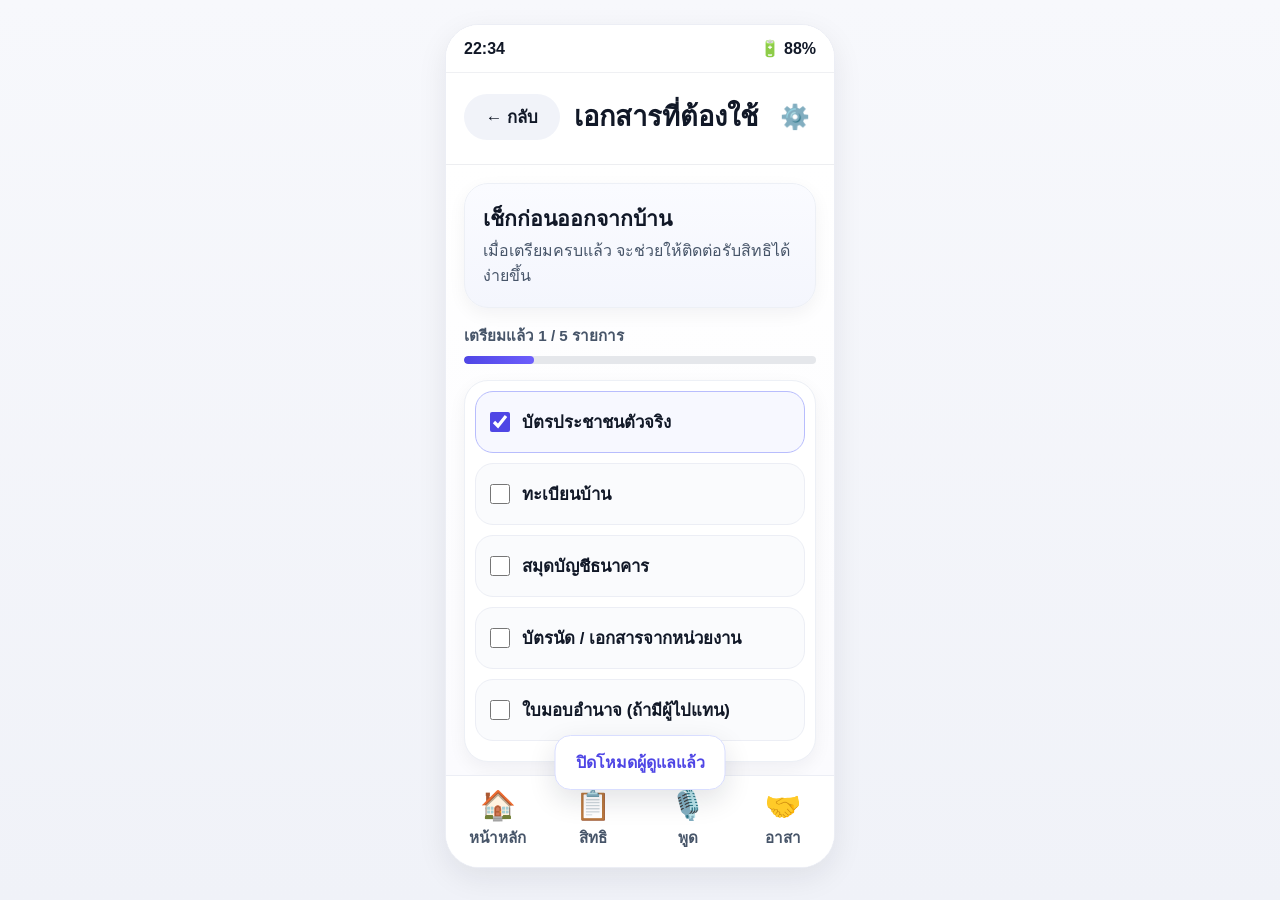
<file: docs.html>
<!DOCTYPE html>
<html lang="th">
<head>
  <meta charset="UTF-8" />
  <meta name="viewport" content="width=device-width, initial-scale=1.0" />
  <title>เอกสารที่ต้องใช้ — สิทธิถึงบ้าน</title>
  <link rel="stylesheet" href="styles.css" />
</head>
<body>
  <div class="phone-outer">
    <div class="phone">

      <!-- ══════════════════════════════
           SCREEN 5: DOCS
      ══════════════════════════════ -->
      <section id="screen-docs" class="screen active">
        <div class="status-bar">
          <span>00:00</span>
          <span>🔋 88%</span>
        </div>

        <header class="topbar">
          <button class="topbar__back" onclick="App.showScreen('screen-home')">← กลับ</button>
          <div class="topbar__title">เอกสารที่ต้องใช้</div>
          <button onclick="App.showScreen('screen-settings')" style="background:none;border:none;cursor:pointer;font-size:1.5rem;line-height:1;padding:4px 6px;margin-left:auto;" aria-label="ตั้งค่า" title="ตั้งค่า">⚙️</button>
        </header>

        <main class="content">
          <section class="info-card">
            <p class="info-card__title">เช็กก่อนออกจากบ้าน</p>
            <p class="info-card__desc">เมื่อเตรียมครบแล้ว จะช่วยให้ติดต่อรับสิทธิได้ง่ายขึ้น</p>
          </section>

          <div class="quiz-progress">
            <div class="quiz-progress__label" id="checklistProgressLabel">เตรียมแล้ว 0 / 5 รายการ</div>
            <div class="progress-track">
              <div class="progress-fill" id="checklistProgressFill" style="width:0%"></div>
            </div>
          </div>

          <section class="checklist-card">
            <label class="checklist-item"><input type="checkbox" checked /><span>บัตรประชาชนตัวจริง</span></label>
            <label class="checklist-item"><input type="checkbox" /><span>ทะเบียนบ้าน</span></label>
            <label class="checklist-item"><input type="checkbox" /><span>สมุดบัญชีธนาคาร</span></label>
            <label class="checklist-item"><input type="checkbox" /><span>บัตรนัด / เอกสารจากหน่วยงาน</span></label>
            <label class="checklist-item"><input type="checkbox" /><span>ใบมอบอำนาจ (ถ้ามีผู้ไปแทน)</span></label>
          </section>

          <section class="result-box">
            <p class="result-box__title">คำแนะนำ</p>
            <div class="right-item">
              <span class="right-item__dot"></span>
              <span class="right-item__text">หากเอกสารไม่ครบ ให้กด "ขอคนช่วย" เพื่อให้อาสาช่วยตรวจสอบ</span>
            </div>
            <div class="right-item">
              <span class="right-item__dot"></span>
              <span class="right-item__text">ถ่ายรูปเอกสารเก็บไว้ในโทรศัพท์ได้ จะสะดวกเวลาใช้งาน</span>
            </div>
          </section>

          <button class="btn-primary" onclick="App.showScreen('screen-steps')">🪜 ดูขั้นตอนต่อไป</button>
        </main>

        <nav class="nav-bar">
          <button class="nav-item" onclick="App.showScreen('screen-home')">
            <span class="nav-item__icon">🏠</span>หน้าหลัก
          </button>
          <button class="nav-item" onclick="App.showScreen('screen-rights')">
            <span class="nav-item__icon">📋</span>สิทธิ
          </button>
          <button class="nav-item" onclick="App.showScreen('screen-voice')">
            <span class="nav-item__icon">🎙️</span>พูด
          </button>
          <button class="nav-item" onclick="App.showScreen('screen-volunteer')">
            <span class="nav-item__icon">🤝</span>อาสา
          </button>
        </nav>
      </section>

    </div>
  </div>

  <script src="app.js"></script>
  <script>
    // Page-navigation bridge — routes showScreen() calls to their own HTML file
    const _originalShowScreen = App.showScreen;
    const pageMap = {
      'screen-home':        'index.html',
      'screen-rights':      'rights.html',
      'screen-voice':       'voice.html',
      'screen-volunteer':   'volunteer.html',
      'screen-docs':        'docs.html',
      'screen-steps':       'steps.html',
      'screen-appointments':'appointments.html',
      'screen-settings':    'settings.html'
    };
    App.showScreen = function(screenId) {
      const page = pageMap[screenId];
      if (page && !document.getElementById(screenId)) {
        window.location.href = page;
      } else {
        _originalShowScreen(screenId);
      }
    };
  </script>
</body>
</html>
</file>
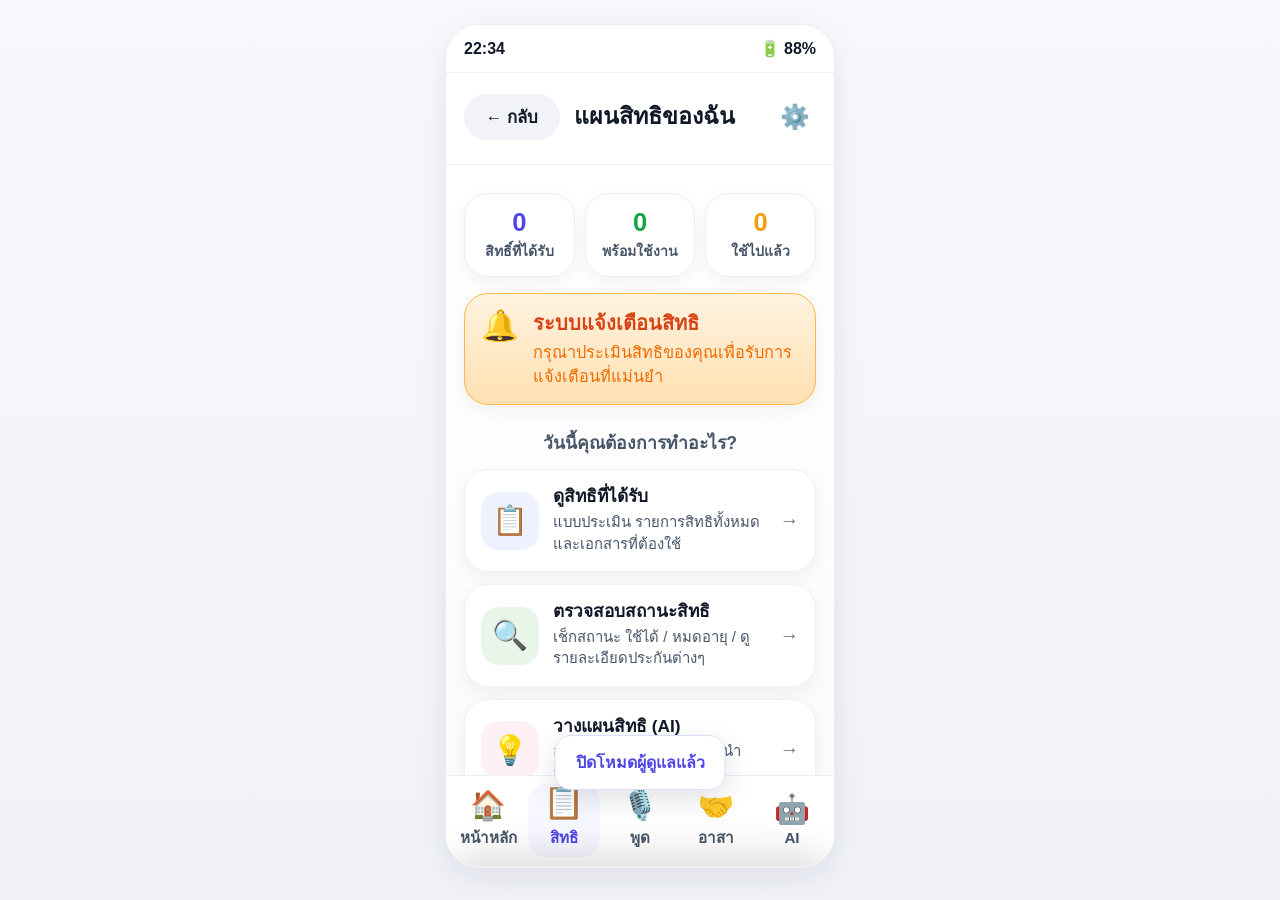
<file: rights.html>
<!DOCTYPE html>
<html lang="th">
<head>
  <meta charset="UTF-8" />
  <meta name="viewport" content="width=device-width, initial-scale=1.0" />
  <title>แผนสิทธิของฉัน — สิทธิถึงบ้าน</title>
  <link rel="stylesheet" href="styles.css" />
</head>
<body>
  <div class="phone-outer">
    <div class="phone">

      <section id="screen-rights" class="screen active">
        <div class="status-bar">
          <span>00:00</span>
          <span>🔋 88%</span>
        </div>

        <header class="topbar">
          <button class="topbar__back" onclick="App.showScreen('screen-home')">← กลับ</button>
          <div class="topbar__title" style="font-size:1.45rem;">แผนสิทธิของฉัน</div>
          <button onclick="App.openSettings()" style="background:none;border:none;cursor:pointer;font-size:1.5rem;line-height:1;padding:4px 6px;margin-left:auto;" aria-label="ตั้งค่า" title="ตั้งค่า">⚙️</button>
        </header>

        <main class="content" style="position: relative; overflow-x: hidden;">

          <div id="view-rights-dashboard" style="display:block; animation: slideIn 0.3s ease;">
            
            <div class="stats-row" style="margin-top: 10px;">
              <div class="stat-card">
                <div class="stat-card__value" id="dashboardRightsCount" style="color:var(--primary);">0</div>
                <div class="stat-card__label">สิทธิ์ที่ได้รับ</div>
              </div>
              <div class="stat-card">
                <div class="stat-card__value" style="color:#16a34a;">0</div>
                <div class="stat-card__label">พร้อมใช้งาน</div>
              </div>
              <div class="stat-card">
                <div class="stat-card__value" style="color:#f59e0b;">0</div>
                <div class="stat-card__label">ใช้ไปแล้ว</div>
              </div>
            </div>

            <div class="reminder-card" style="background: linear-gradient(180deg, #fff3e0 0%, #ffe0b2 100%); border-color: #ffb74d;">
              <span class="reminder-card__icon">🔔</span>
              <div class="reminder-card__text">
                <div class="reminder-card__title" style="color: #d84315;">ระบบแจ้งเตือนสิทธิ</div>
                <div class="reminder-card__sub" style="color: #ef6c00;">
                  กรุณาประเมินสิทธิของคุณเพื่อรับการแจ้งเตือนที่แม่นยำ
                </div>
              </div>
            </div>

            <p class="section-label" style="text-align: center; font-size: 1.1rem; margin-top: 24px;">วันนี้คุณต้องการทำอะไร?</p>

            <div class="main-grid" style="grid-template-columns: 1fr; gap: 12px;">
              <button class="contact-card" onclick="App.showRightsList()" style="min-height: 80px;">
                <div class="contact-card__icon-wrap" style="background: #eef2ff; color: #4f46e5;">
                  <span class="contact-card__icon">📋</span>
                </div>
                <div class="contact-card__content" style="text-align: left;">
                  <div class="contact-card__title">ดูสิทธิที่ได้รับ</div>
                  <div class="contact-card__desc">แบบประเมิน รายการสิทธิทั้งหมด และเอกสารที่ต้องใช้</div>
                </div>
                <span class="contact-card__arrow">→</span>
              </button>

              <button class="contact-card" onclick="App.showToast('กำลังพัฒนาระบบตรวจสอบสถานะ...')" style="min-height: 80px;">
                <div class="contact-card__icon-wrap" style="background: #e8f5e9; color: #16a34a;">
                  <span class="contact-card__icon">🔍</span>
                </div>
                <div class="contact-card__content" style="text-align: left;">
                  <div class="contact-card__title">ตรวจสอบสถานะสิทธิ</div>
                  <div class="contact-card__desc">เช็กสถานะ ใช้ได้ / หมดอายุ / ดูรายละเอียดประกันต่างๆ</div>
                </div>
                <span class="contact-card__arrow">→</span>
              </button>

              <button class="contact-card" onclick="window.location.href = 'ai-rights.html'" style="min-height: 80px;">
                <div class="contact-card__icon-wrap" style="background: #fff0f6; color: #db2777;">
                  <span class="contact-card__icon">💡</span>
                </div>
                <div class="contact-card__content" style="text-align: left;">
                  <div class="contact-card__title">วางแผนสิทธิ (AI)</div>
                  <div class="contact-card__desc">ลำดับการใช้สิทธิ & คำแนะนำจาก AI เพื่อใช้ให้คุ้มค่า</div>
                </div>
                <span class="contact-card__arrow">→</span>
              </button>
            </div>
          </div>

          <div id="view-rights-main" style="display:none; animation: slideIn 0.3s ease;">
            <div style="display:flex; align-items:center; margin-bottom: 16px; gap: 14px;">
              <button class="topbar__back" onclick="App.backToRightsDashboard()">← กลับหน้าแผนสิทธิ</button>
            </div>

            <section class="info-card" style="display:flex; flex-direction:column; align-items:center; text-align:center; gap:12px; padding: 24px 18px;">
              <div>
                <p class="info-card__title" style="font-size: 1.35rem;">สิทธิประโยชน์ของคุณ</p>
                <p class="info-card__desc">ทำแบบประเมินเพื่อวิเคราะห์สิทธิที่คุณอาจได้รับ</p>
              </div>
              <button id="startQuizBtn" class="btn-primary" onclick="App.openQuiz()" style="width: 100%; max-width: 280px; min-height: 56px; border-radius: 18px;">
                📋 เริ่มประเมินสิทธิ
              </button>
            </section>

            <section class="result-box" id="rightsResult">
              กรุณากดปุ่มเพื่อเริ่มประเมินสิทธิ
            </section>

            <section class="rights-detail-card" id="rightsDetailCard">
              <div class="rights-detail-card__head">
                <div>
                  <p class="rights-detail-card__eyebrow">สรุปผลแบบละเอียด</p>
                  <h3 class="rights-detail-card__title">สิทธิที่คุณอาจได้รับ</h3>
                </div>
                <div class="rights-score" id="rightsScore">รอประเมิน</div>
              </div>

              <div class="rights-list" id="rightsList">
                <div class="rights-empty">กรุณาทำแบบประเมินเพื่อดูสิทธิที่นี่</div>
              </div>

              <div class="rights-tags" id="rightsTags">
                <span class="rights-tag">ยังไม่มีข้อมูลเพียงพอ</span>
              </div>
            </section>

            <section class="rights-docs-card" id="rightsDocsCard">
              <div class="rights-docs-card__head">
                <h3 class="rights-docs-card__title">เอกสารที่ควรเตรียม</h3>
                <span class="rights-docs-card__badge" id="rightsDocsCount">0 รายการ</span>
              </div>

              <div class="rights-docs-list" id="rightsDocsList">
                <div class="rights-empty">ระบบจะแนะนำเอกสารหลังประเมินสิทธิ</div>
              </div>
            </section>

            <div class="rights-action-row">
              <button class="btn-secondary rights-action-btn" onclick="App.speakTextFromElement('rightsDetailCard')">
                🔊 อ่านผลให้ฟัง
              </button>
              <button class="btn-secondary rights-action-btn" onclick="App.showScreen('screen-docs')">
                📄 ไปหน้าเอกสาร
              </button>
            </div>
          </div>

          <div id="view-rights-quiz" style="display:none; animation: slideIn 0.3s ease;">
            <div style="display:flex; align-items:center; margin-bottom: 20px; gap: 14px;">
              <button class="topbar__back" onclick="App.closeQuiz()">← กลับ</button>
              <h2 style="font-size: 1.35rem; font-weight:900; color:var(--text);">แบบประเมินสิทธิ</h2>
            </div>

            <div class="quiz-progress">
              <div class="quiz-progress__label" id="quizProgressLabel">ตอบแล้ว 0 / 3 ข้อ</div>
              <div class="progress-track">
                <div class="progress-fill" id="quizProgressFill" style="width:0%"></div>
              </div>
            </div>

            <section class="quiz-box">
              <p class="quiz-box__question">คุณมีอายุเท่าไหร่?</p>
              <button class="quiz-option" id="age-a" onclick="App.selectOption('age','age-a')">
                <span class="quiz-option__check">⬜</span> 60–69 ปี
              </button>
              <button class="quiz-option" id="age-b" onclick="App.selectOption('age','age-b')">
                <span class="quiz-option__check">⬜</span> 70–79 ปี
              </button>
              <button class="quiz-option" id="age-c" onclick="App.selectOption('age','age-c')">
                <span class="quiz-option__check">⬜</span> 80 ปีขึ้นไป
              </button>
            </section>

            <section class="quiz-box">
              <p class="quiz-box__question">รายได้ของคุณเป็นแบบใด?</p>
              <button class="quiz-option" id="income-a" onclick="App.selectOption('income','income-a')">
                <span class="quiz-option__check">⬜</span> ไม่มีรายได้ประจำ
              </button>
              <button class="quiz-option" id="income-b" onclick="App.selectOption('income','income-b')">
                <span class="quiz-option__check">⬜</span> มีรายได้บ้างเล็กน้อย
              </button>
              <button class="quiz-option" id="income-c" onclick="App.selectOption('income','income-c')">
                <span class="quiz-option__check">⬜</span> มีรายได้ประจำ
              </button>
            </section>

            <section class="quiz-box">
              <p class="quiz-box__question">ตอนนี้คุณอาศัยอยู่แบบใด?</p>
              <button class="quiz-option" id="status-a" onclick="App.selectOption('status','status-a')">
                <span class="quiz-option__check">⬜</span> อยู่คนเดียว
              </button>
              <button class="quiz-option" id="status-b" onclick="App.selectOption('status','status-b')">
                <span class="quiz-option__check">⬜</span> อยู่กับครอบครัว
              </button>
              <button class="quiz-option" id="status-c" onclick="App.selectOption('status','status-c')">
                <span class="quiz-option__check">⬜</span> มีผู้ดูแลประจำ
              </button>
            </section>

            <button class="btn-primary" onclick="App.closeQuiz()" style="margin-top:10px; margin-bottom:20px;">
              ✅ บันทึกและดูผล
            </button>
          </div>

        </main>

        <nav class="nav-bar">
          <button class="nav-item" onclick="App.showScreen('screen-home')">
            <span class="nav-item__icon">🏠</span>หน้าหลัก
          </button>
          <button class="nav-item active" onclick="App.showScreen('screen-rights')">
            <span class="nav-item__icon">📋</span>สิทธิ
          </button>
          <button class="nav-item" onclick="App.showScreen('screen-voice')">
            <span class="nav-item__icon">🎙️</span>พูด
          </button>
          <button class="nav-item" onclick="App.showScreen('screen-volunteer')">
            <span class="nav-item__icon">🤝</span>อาสา
          </button>
          <button class="nav-item" onclick="App.showScreen('screen-ai')">
            <span class="nav-item__icon">🤖</span>AI
          </button>
        </nav>
      </section>

      <div id="settingsOverlay" class="settings-overlay" onclick="App.closeSettings()"></div>
      <div id="settingsPanel" class="settings-panel" aria-hidden="true"></div>

    </div>
  </div>

  <script src="app.js"></script>
  <script>
    const _originalShowScreen = App.showScreen;
    const pageMap = {
      'screen-home':        'index.html',
      'screen-rights':      'rights.html',
      'screen-voice':       'voice.html',
      'screen-volunteer':   'volunteer.html',
      'screen-docs':        'docs.html',
      'screen-steps':       'steps.html',
      'screen-appointments':'appointments.html',
      'screen-settings':    'settings.html'
    };
    App.showScreen = function(screenId) {
      const page = pageMap[screenId];
      if (page && !document.getElementById(screenId)) {
        window.location.href = page;
      } else {
        _originalShowScreen(screenId);
      }
    };
  </script>

  <script>
  (() => {
    function injectStatusFeature() {
      const style = document.createElement("style");
      style.textContent = `
        .status-modal-overlay{
          position:fixed; inset:0; background:rgba(8,12,30,.55);
          backdrop-filter: blur(4px);
          display:none; align-items:flex-end; justify-content:center;
          z-index:9999;
        }
        .status-modal-overlay.active{ display:flex; }

        .status-sheet{
          width:min(100%, 430px);
          max-height:88vh;
          overflow:auto;
          background:linear-gradient(180deg,#1b2145 0%, #10162f 100%);
          color:#fff;
          border-radius:24px 24px 0 0;
          box-shadow:0 -10px 35px rgba(0,0,0,.28);
          padding:18px 16px 22px;
          animation:statusSheetIn .22s ease;
        }

        @keyframes statusSheetIn{
          from{ transform:translateY(30px); opacity:0; }
          to{ transform:translateY(0); opacity:1; }
        }

        .status-sheet__grab{
          width:54px; height:6px; border-radius:99px;
          background:rgba(255,255,255,.25); margin:0 auto 14px;
        }

        .status-sheet__head{
          display:flex; align-items:center; justify-content:space-between; gap:12px;
          margin-bottom:14px;
        }

        .status-sheet__title{
          margin:0; font-size:1.2rem; font-weight:900;
        }

        .status-close{
          border:none; background:rgba(255,255,255,.12); color:#fff;
          width:40px; height:40px; border-radius:12px; cursor:pointer;
          font-size:1.1rem;
        }

        .status-alert{
          display:flex; gap:12px; align-items:flex-start;
          background:rgba(255,193,7,.12);
          border:1px solid rgba(255,193,7,.35);
          border-radius:18px; padding:14px;
          margin-bottom:14px;
        }

        .status-alert__icon{ font-size:1.5rem; line-height:1; }
        .status-alert__title{ font-weight:800; margin-bottom:4px; color:#ffd54f; }
        .status-alert__desc{ color:#e8ecff; opacity:.92; font-size:.95rem; }

        .status-summary{
          display:grid; grid-template-columns:repeat(3,1fr); gap:10px;
          margin-bottom:14px;
        }

        .status-mini-card{
          background:rgba(255,255,255,.06);
          border:1px solid rgba(255,255,255,.12);
          border-radius:18px; padding:12px; text-align:center;
        }

        .status-mini-card__value{
          font-size:1.35rem; font-weight:900; margin-bottom:4px;
        }

        .status-mini-card__label{
          font-size:.84rem; opacity:.86;
        }

        .status-list{
          display:flex; flex-direction:column; gap:12px;
        }

        .status-card{
          background:rgba(255,255,255,.06);
          border:1px solid rgba(255,255,255,.12);
          border-radius:20px; padding:14px;
        }

        .status-card__top{
          display:flex; align-items:center; justify-content:space-between; gap:8px;
          margin-bottom:10px;
        }

        .status-card__name{
          font-size:1rem; font-weight:800;
        }

        .status-badge{
          padding:6px 10px; border-radius:999px;
          font-size:.8rem; font-weight:800;
          white-space:nowrap;
        }

        .status-badge.ok{ background:#dcfce7; color:#166534; }
        .status-badge.warn{ background:#fef3c7; color:#92400e; }
        .status-badge.danger{ background:#fee2e2; color:#991b1b; }

        .status-row{
          display:flex; justify-content:space-between; gap:10px;
          font-size:.92rem; color:#e6ebff; margin:6px 0;
        }

        .status-countdown{
          margin-top:10px; padding:10px 12px;
          border-radius:14px; background:rgba(79,70,229,.16);
          color:#dbe4ff; font-size:.9rem;
        }

        .status-actions{
          display:grid; grid-template-columns:repeat(2,1fr); gap:8px; margin-top:12px;
        }

        .status-btn{
          border:none; border-radius:14px; min-height:42px;
          font-weight:800; cursor:pointer; padding:10px 12px;
        }

        .status-btn--primary{
          background:#8ea2ff; color:#111936;
        }

        .status-btn--ghost{
          background:rgba(255,255,255,.1); color:#fff;
          border:1px solid rgba(255,255,255,.12);
        }

        .status-ai-tip{
          margin-top:14px;
          background:linear-gradient(180deg, rgba(219,39,119,.16), rgba(168,85,247,.14));
          border:1px solid rgba(236,72,153,.28);
          border-radius:18px; padding:14px;
        }

        .status-ai-tip__title{
          font-weight:900; margin-bottom:6px;
        }

        .status-ai-tip__text{
          font-size:.93rem; color:#f5eefe; line-height:1.5;
        }
      `;
      document.head.appendChild(style);

      const modal = document.createElement("div");
      modal.className = "status-modal-overlay";
      modal.id = "rightsStatusModal";
      modal.innerHTML = `
        <div class="status-sheet" role="dialog" aria-modal="true" aria-labelledby="rightsStatusTitle">
          <div class="status-sheet__grab"></div>

          <div class="status-sheet__head">
            <h3 class="status-sheet__title" id="rightsStatusTitle">ตรวจสอบสถานะสิทธิ</h3>
            <button class="status-close" id="rightsStatusClose" aria-label="ปิด">✕</button>
          </div>

          <div class="status-alert">
            <div class="status-alert__icon">🔔</div>
            <div>
              <div class="status-alert__title">แจ้งเตือนสิทธิอัตโนมัติ</div>
              <div class="status-alert__desc" id="rightsStatusAlertText">
                ระบบกำลังประเมินข้อมูลสิทธิของคุณ
              </div>
            </div>
          </div>

          <div class="status-summary">
            <div class="status-mini-card">
              <div class="status-mini-card__value" id="statusReadyCount">0</div>
              <div class="status-mini-card__label">พร้อมใช้</div>
            </div>
            <div class="status-mini-card">
              <div class="status-mini-card__value" id="statusWarnCount">0</div>
              <div class="status-mini-card__label">ใกล้ครบกำหนด</div>
            </div>
            <div class="status-mini-card">
              <div class="status-mini-card__value" id="statusExpiredCount">0</div>
              <div class="status-mini-card__label">ต้องตรวจสอบ</div>
            </div>
          </div>

          <div class="status-list" id="rightsStatusList"></div>

          <div class="status-ai-tip">
            <div class="status-ai-tip__title">💡 AI แนะนำให้คุณ</div>
            <div class="status-ai-tip__text" id="rightsAITipText">
              ควรเริ่มจากตรวจสอบสิทธิที่ใกล้ครบกำหนดก่อน แล้วค่อยเตรียมเอกสารที่ยังขาด
            </div>
          </div>
        </div>
      `;
      document.body.appendChild(modal);

      const sampleRights = [
        {
          name: "เบี้ยยังชีพผู้สูงอายุ",
          status: "ok",
          statusText: "ใช้งานได้",
          detail: "รับสิทธิได้ตามช่วงอายุของคุณ",
          expireText: "อัปเดตข้อมูลล่าสุดแล้ว",
          countdown: "ไม่มีรายการเร่งด่วน",
          primaryText: "📄 ดูเอกสาร",
          primaryAction: () => App.showScreen("screen-docs"),
          ghostText: "🔊 อ่านให้ฟัง",
          ghostAction: () => App.speakText("เบี้ยยังชีพผู้สูงอายุของคุณอยู่ในสถานะใช้งานได้ และไม่มีรายการเร่งด่วน")
        },
        {
          name: "สิทธิรักษาพยาบาล",
          status: "warn",
          statusText: "ควรตรวจสอบ",
          detail: "ควรเช็กหน่วยบริการและข้อมูลสิทธิรักษา",
          expireText: "ควรยืนยันข้อมูลภายใน 7 วัน",
          countdown: "เหลือเวลาแนะนำอีก 7 วัน",
          primaryText: "🔔 ตั้งแจ้งเตือน",
          primaryAction: () => App.showToast("ตั้งแจ้งเตือนสิทธิรักษาแล้ว"),
          ghostText: "🤝 ขอคนช่วย",
          ghostAction: () => App.showScreen("screen-volunteer")
        },
        {
          name: "สิทธิช่วยเหลือเพิ่มเติม",
          status: "danger",
          statusText: "ต้องติดตาม",
          detail: "อาจต้องยื่นเอกสารเพิ่มกับหน่วยงานในพื้นที่",
          expireText: "ยังไม่มีข้อมูลยืนยันล่าสุด",
          countdown: "แนะนำให้ติดต่อ อบต. หรือเทศบาลเร็วที่สุด",
          primaryText: "📞 ติดต่ออาสา",
          primaryAction: () => App.showScreen("screen-volunteer"),
          ghostText: "💡 ให้ AI ช่วย",
          ghostAction: () => {
            if (typeof App.askAI === "function") {
              const fakeAnswerEl = document.createElement("div");
              const fakeStatusEl = document.createElement("div");
              App.askAI("ช่วยสรุปว่าฉันควรตรวจสอบสถานะสิทธิอะไรบ้างและควรทำอะไรก่อน", fakeAnswerEl, fakeStatusEl);
              App.showToast("กำลังให้ AI ช่วยวิเคราะห์...");
            } else {
              App.showToast("กำลังพัฒนาฟังก์ชัน AI");
            }
          }
        }
      ];

      function renderStatusCards() {
        const list = document.getElementById("rightsStatusList");
        const readyCount = document.getElementById("statusReadyCount");
        const warnCount = document.getElementById("statusWarnCount");
        const expiredCount = document.getElementById("statusExpiredCount");
        const alertText = document.getElementById("rightsStatusAlertText");
        const aiTip = document.getElementById("rightsAITipText");

        if (!list) return;

        const okCount = sampleRights.filter(x => x.status === "ok").length;
        const warnC = sampleRights.filter(x => x.status === "warn").length;
        const dangerCount = sampleRights.filter(x => x.status === "danger").length;

        readyCount.textContent = okCount;
        warnCount.textContent = warnC;
        expiredCount.textContent = dangerCount;

        if (dangerCount > 0) {
          alertText.textContent = "คุณมีสิทธิที่ควรรีบติดตามอย่างน้อย 1 รายการ";
          aiTip.textContent = "เริ่มจากสิทธิที่ขึ้นว่า 'ต้องติดตาม' ก่อน จากนั้นค่อยตรวจสอบสิทธิรักษาพยาบาลและเอกสารประกอบ";
        } else if (warnC > 0) {
          alertText.textContent = "มีบางสิทธิที่ควรตรวจสอบข้อมูลเพิ่มเติม";
          aiTip.textContent = "ตอนนี้ยังไม่มีรายการวิกฤต แต่ควรเช็กข้อมูลสิทธิรักษาและตั้งแจ้งเตือนไว้";
        } else {
          alertText.textContent = "สิทธิของคุณอยู่ในสถานะพร้อมใช้งาน";
          aiTip.textContent = "สิทธิหลักของคุณพร้อมใช้แล้ว ควรเก็บเอกสารให้ครบและตั้งแจ้งเตือนล่วงหน้า";
        }

        list.innerHTML = sampleRights.map((item, index) => `
          <div class="status-card">
            <div class="status-card__top">
              <div class="status-card__name">${item.name}</div>
              <span class="status-badge ${item.status}">${item.statusText}</span>
            </div>

            <div class="status-row">
              <span>รายละเอียด</span>
              <span>${item.detail}</span>
            </div>

            <div class="status-row">
              <span>สถานะล่าสุด</span>
              <span>${item.expireText}</span>
            </div>

            <div class="status-countdown">${item.countdown}</div>

            <div class="status-actions">
              <button class="status-btn status-btn--primary" data-action="primary" data-index="${index}">
                ${item.primaryText}
              </button>
              <button class="status-btn status-btn--ghost" data-action="ghost" data-index="${index}">
                ${item.ghostText}
              </button>
            </div>
          </div>
        `).join("");

        list.querySelectorAll("button[data-action]").forEach((btn) => {
          btn.addEventListener("click", () => {
            const index = Number(btn.dataset.index);
            const type = btn.dataset.action;
            const item = sampleRights[index];
            if (!item) return;
            if (type === "primary") item.primaryAction();
            if (type === "ghost") item.ghostAction();
          });
        });
      }

      function openStatusModal() {
        renderStatusCards();
        modal.classList.add("active");
        document.body.style.overflow = "hidden";
      }

      function closeStatusModal() {
        modal.classList.remove("active");
        document.body.style.overflow = "";
      }

      modal.addEventListener("click", (e) => {
        if (e.target === modal) closeStatusModal();
      });

      modal.querySelector("#rightsStatusClose").addEventListener("click", closeStatusModal);

      document.addEventListener("keydown", (e) => {
        if (e.key === "Escape" && modal.classList.contains("active")) {
          closeStatusModal();
        }
      });

      const allCards = [...document.querySelectorAll(".contact-card")];
      const statusCard = allCards.find((card) => {
        const title = card.querySelector(".contact-card__title");
        return title && title.textContent.includes("ตรวจสอบสถานะสิทธิ");
      });

      if (statusCard) {
        statusCard.onclick = openStatusModal;
      }
    }

    if (document.readyState === "loading") {
      document.addEventListener("DOMContentLoaded", injectStatusFeature);
    } else {
      injectStatusFeature();
    }
  })();
  </script>
</body>
</html>
</file>
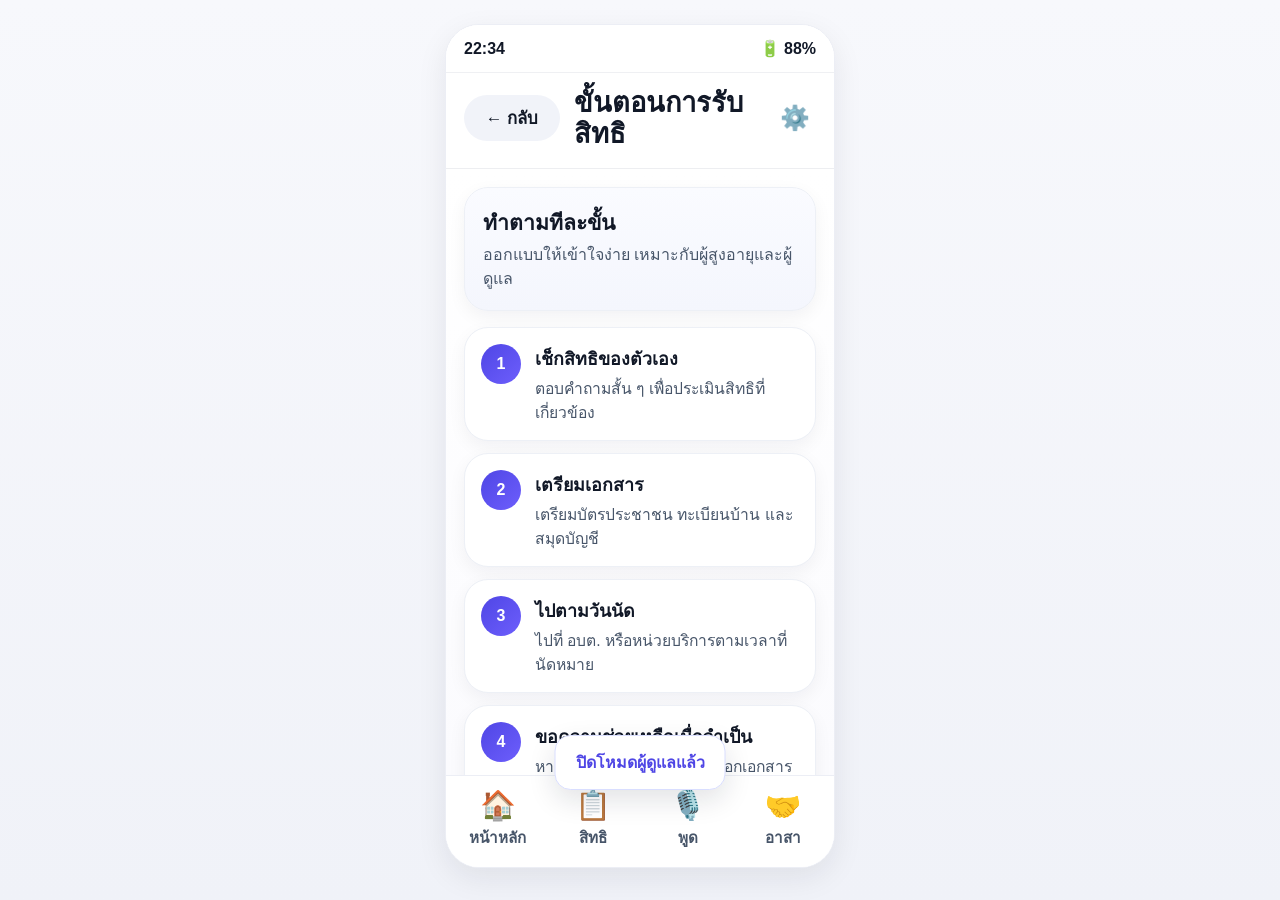
<file: steps.html>
<!DOCTYPE html>
<html lang="th">
<head>
  <meta charset="UTF-8" />
  <meta name="viewport" content="width=device-width, initial-scale=1.0" />
  <title>ขั้นตอนการรับสิทธิ — สิทธิถึงบ้าน</title>
  <link rel="stylesheet" href="styles.css" />
</head>
<body>
  <div class="phone-outer">
    <div class="phone">

      <section id="screen-steps" class="screen active">
        <div class="status-bar">
          <span>00:00</span>
          <span>🔋 88%</span>
        </div>

        <header class="topbar">
          <button class="topbar__back" onclick="App.showScreen('screen-home')">← กลับ</button>
          <div class="topbar__title">ขั้นตอนการรับสิทธิ</div>
          <button onclick="App.openSettings()" style="background:none;border:none;cursor:pointer;font-size:1.5rem;line-height:1;padding:4px 6px;margin-left:auto;" aria-label="ตั้งค่า">⚙️</button>
        </header>

        <main class="content">
          <section class="info-card">
            <p class="info-card__title">ทำตามทีละขั้น</p>
            <p class="info-card__desc">ออกแบบให้เข้าใจง่าย เหมาะกับผู้สูงอายุและผู้ดูแล</p>
          </section>

          <div class="step-card">
            <div class="step-card__num">1</div>
            <div class="step-card__text">
              <div class="step-card__title">เช็กสิทธิของตัวเอง</div>
              <div class="step-card__desc">ตอบคำถามสั้น ๆ เพื่อประเมินสิทธิที่เกี่ยวข้อง</div>
            </div>
          </div>

          <div class="step-card">
            <div class="step-card__num">2</div>
            <div class="step-card__text">
              <div class="step-card__title">เตรียมเอกสาร</div>
              <div class="step-card__desc">เตรียมบัตรประชาชน ทะเบียนบ้าน และสมุดบัญชี</div>
            </div>
          </div>

          <div class="step-card">
            <div class="step-card__num">3</div>
            <div class="step-card__text">
              <div class="step-card__title">ไปตามวันนัด</div>
              <div class="step-card__desc">ไปที่ อบต. หรือหน่วยบริการตามเวลาที่นัดหมาย</div>
            </div>
          </div>

          <div class="step-card">
            <div class="step-card__num">4</div>
            <div class="step-card__text">
              <div class="step-card__title">ขอความช่วยเหลือเมื่อจำเป็น</div>
              <div class="step-card__desc">หากไม่สะดวกเดินทางหรือกรอกเอกสาร ให้กดขออาสา</div>
            </div>
          </div>

          <button class="btn-primary" onclick="App.showScreen('screen-volunteer')">🤝 ขออาสาช่วยดำเนินการ</button>
        </main>

        <nav class="nav-bar">
          <button class="nav-item" onclick="App.showScreen('screen-home')">
            <span class="nav-item__icon">🏠</span>หน้าหลัก
          </button>
          <button class="nav-item" onclick="App.showScreen('screen-rights')">
            <span class="nav-item__icon">📋</span>สิทธิ
          </button>
          <button class="nav-item" onclick="App.showScreen('screen-voice')">
            <span class="nav-item__icon">🎙️</span>พูด
          </button>
          <button class="nav-item" onclick="App.showScreen('screen-volunteer')">
            <span class="nav-item__icon">🤝</span>อาสา
          </button>
        </nav>
      </section>

    </div>
  </div>

  <script src="app.js"></script>
  <script>
    const _orig = App.showScreen;
    const pageMap = {
      'screen-home':        'index.html',
      'screen-rights':      'rights.html',
      'screen-voice':       'voice.html',
      'screen-volunteer':   'volunteer.html',
      'screen-docs':        'docs.html',
      'screen-steps':       'steps.html',
      'screen-appointments':'appointments.html'
    };
    App.showScreen = function(id) {
      const page = pageMap[id];
      if (page && !document.getElementById(id)) { window.location.href = page; }
      else { _orig(id); }
    };
  </script>
</body>
</html>
</file>
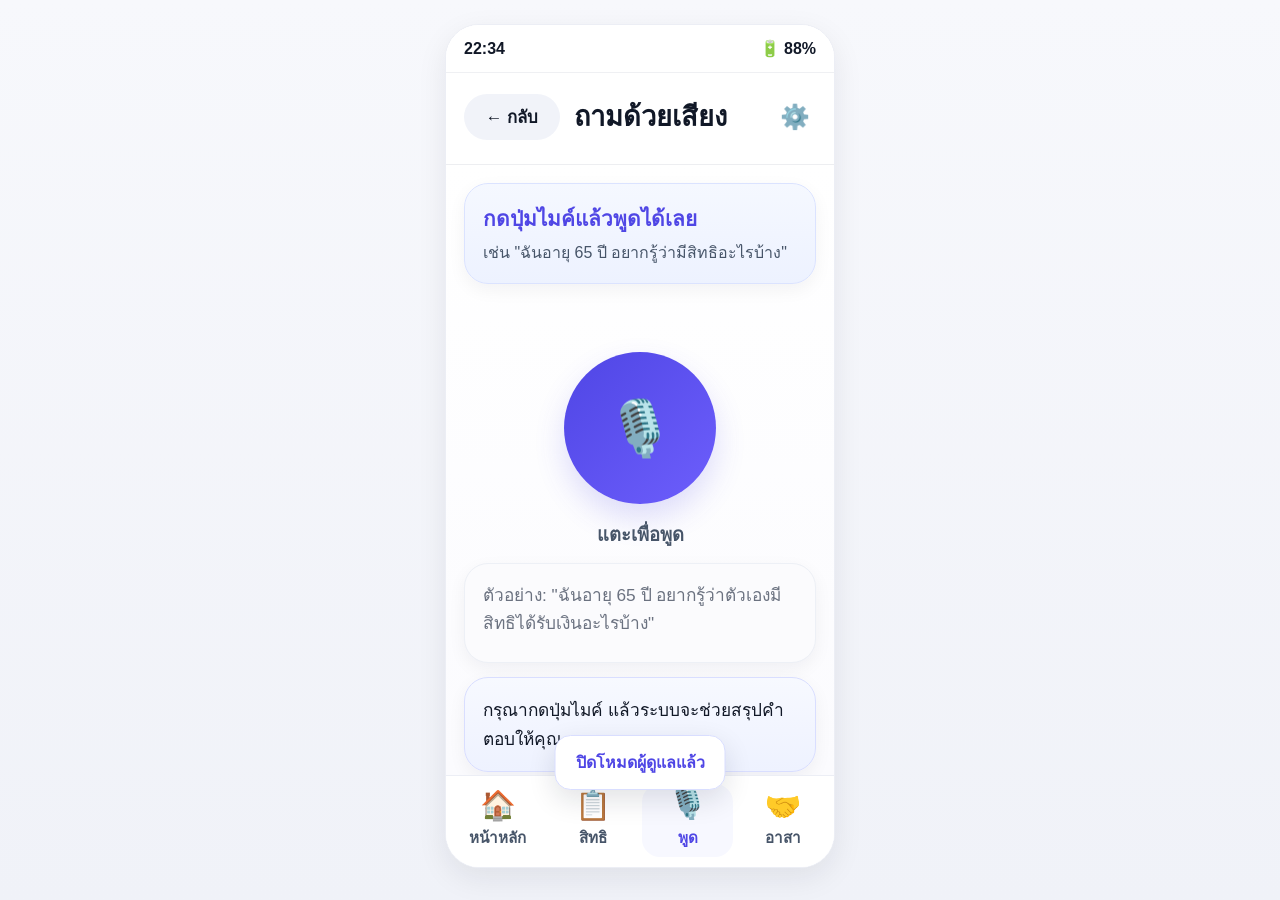
<file: voice.html>
<!DOCTYPE html>
<html lang="th">
<head>
  <meta charset="UTF-8" />
  <meta name="viewport" content="width=device-width, initial-scale=1.0" />
  <title>ถามด้วยเสียง — สิทธิถึงบ้าน</title>
  <link rel="stylesheet" href="styles.css" />
</head>
<body>
  <div class="phone-outer">
    <div class="phone">

      <section id="screen-voice" class="screen active">
        <div class="status-bar">
          <span>00:00</span>
          <span>🔋 88%</span>
        </div>

        <header class="topbar">
          <button class="topbar__back" onclick="App.showScreen('screen-home')">← กลับ</button>
          <div class="topbar__title">ถามด้วยเสียง</div>
          <button onclick="App.openSettings()" style="background:none;border:none;cursor:pointer;font-size:1.5rem;line-height:1;padding:4px 6px;margin-left:auto;" aria-label="ตั้งค่า">⚙️</button>
        </header>

        <main class="content">
          <section class="voice-guide-card">
            <p class="voice-guide-card__title">กดปุ่มไมค์แล้วพูดได้เลย</p>
            <p class="voice-guide-card__desc">เช่น "ฉันอายุ 65 ปี อยากรู้ว่ามีสิทธิอะไรบ้าง"</p>
          </section>

          <div class="voice-visual">
            <div class="voice-wave" id="voiceWave">
              <div class="voice-wave__bar"></div>
              <div class="voice-wave__bar"></div>
              <div class="voice-wave__bar"></div>
              <div class="voice-wave__bar"></div>
              <div class="voice-wave__bar"></div>
            </div>

            <div class="mic-circle" id="micBtn" onclick="App.toggleMic()">🎙️</div>
            <p class="mic-status" id="micStatus">แตะเพื่อพูด</p>
          </div>

          <div class="transcript-box" id="transcriptBox">
            <span class="transcript-box__placeholder">
              ตัวอย่าง: "ฉันอายุ 65 ปี อยากรู้ว่าตัวเองมีสิทธิได้รับเงินอะไรบ้าง"
            </span>
          </div>

          <div class="ai-reply" id="voiceAnswer">
            กรุณากดปุ่มไมค์ แล้วระบบจะช่วยสรุปคำตอบให้คุณ
          </div>

          <div class="voice-actions">
            <button id="stopSpeakBtn" class="btn-secondary" onclick="App.stopSpeaking()">⏹ หยุดเสียง</button>
            <button class="btn-primary" onclick="App.showScreen('screen-volunteer')">🤝 ขอคนช่วย</button>
          </div>
        </main>

        <nav class="nav-bar">
          <button class="nav-item" onclick="App.showScreen('screen-home')">
            <span class="nav-item__icon">🏠</span>หน้าหลัก
          </button>
          <button class="nav-item" onclick="App.showScreen('screen-rights')">
            <span class="nav-item__icon">📋</span>สิทธิ
          </button>
          <button class="nav-item active" onclick="App.showScreen('screen-voice')">
            <span class="nav-item__icon">🎙️</span>พูด
          </button>
          <button class="nav-item" onclick="App.showScreen('screen-volunteer')">
            <span class="nav-item__icon">🤝</span>อาสา
          </button>
        </nav>
      </section>

    </div>
  </div>

  <script src="app.js"></script>
  <script>
    const _orig = App.showScreen;
    const pageMap = {
      'screen-home':        'index.html',
      'screen-rights':      'rights.html',
      'screen-voice':       'voice.html',
      'screen-volunteer':   'volunteer.html',
      'screen-docs':        'docs.html',
      'screen-steps':       'steps.html',
      'screen-appointments':'appointments.html'
    };
    App.showScreen = function(id) {
      const page = pageMap[id];
      if (page && !document.getElementById(id)) { window.location.href = page; }
      else { _orig(id); }
    };
  </script>
</body>
</html>
</file>
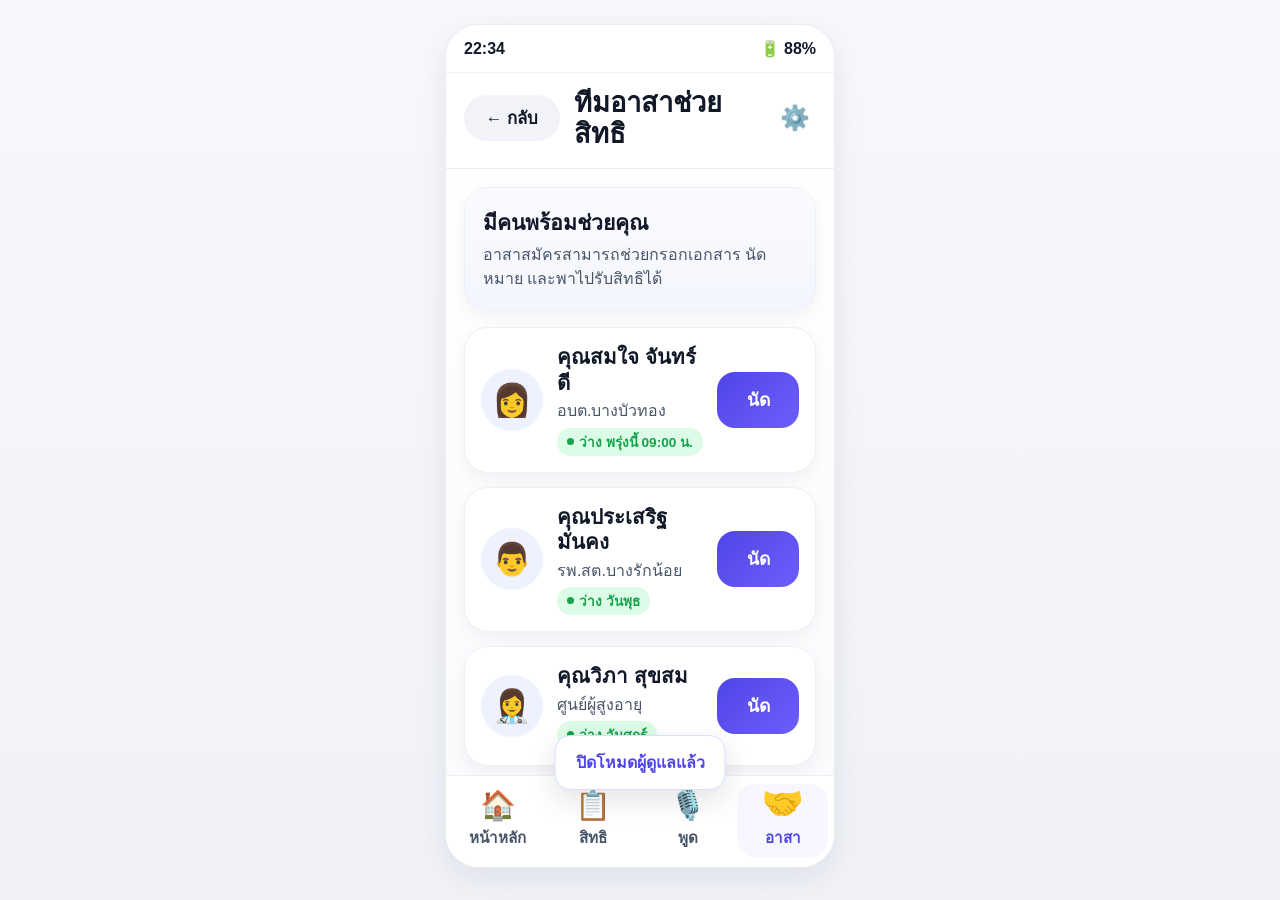
<file: volunteer.html>
<!DOCTYPE html>
<html lang="th">
<head>
  <meta charset="UTF-8" />
  <meta name="viewport" content="width=device-width, initial-scale=1.0" />
  <title>ทีมอาสาช่วยสิทธิ — สิทธิถึงบ้าน</title>
  <link rel="stylesheet" href="styles.css" />
</head>
<body>
  <div class="phone-outer">
    <div class="phone">

      <!-- ══════════════════════════════
           SCREEN 4: VOLUNTEER
      ══════════════════════════════ -->
      <section id="screen-volunteer" class="screen active">
        <div class="status-bar">
          <span>00:00</span>
          <span>🔋 88%</span>
        </div>

        <header class="topbar">
          <button class="topbar__back" onclick="App.showScreen('screen-home')">← กลับ</button>
          <div class="topbar__title">ทีมอาสาช่วยสิทธิ</div>
          <button onclick="App.showScreen('screen-settings')" style="background:none;border:none;cursor:pointer;font-size:1.5rem;line-height:1;padding:4px 6px;margin-left:auto;" aria-label="ตั้งค่า" title="ตั้งค่า">⚙️</button>
        </header>

        <main class="content">
          <section class="info-card">
            <p class="info-card__title">มีคนพร้อมช่วยคุณ</p>
            <p class="info-card__desc">อาสาสมัครสามารถช่วยกรอกเอกสาร นัดหมาย และพาไปรับสิทธิได้</p>
          </section>

          <div class="vol-card">
            <div class="vol-card__avatar">👩</div>
            <div class="vol-card__info">
              <div class="vol-card__name">คุณสมใจ จันทร์ดี</div>
              <div class="vol-card__detail">อบต.บางบัวทอง</div>
              <div class="vol-card__badge">ว่าง พรุ่งนี้ 09:00 น.</div>
            </div>
            <button class="btn-appoint" onclick="App.confirmAppointment('คุณสมใจ')">นัด</button>
          </div>

          <div class="vol-card">
            <div class="vol-card__avatar">👨</div>
            <div class="vol-card__info">
              <div class="vol-card__name">คุณประเสริฐ มั่นคง</div>
              <div class="vol-card__detail">รพ.สต.บางรักน้อย</div>
              <div class="vol-card__badge">ว่าง วันพุธ</div>
            </div>
            <button class="btn-appoint" onclick="App.confirmAppointment('คุณประเสริฐ')">นัด</button>
          </div>

          <div class="vol-card">
            <div class="vol-card__avatar">👩‍⚕️</div>
            <div class="vol-card__info">
              <div class="vol-card__name">คุณวิภา สุขสม</div>
              <div class="vol-card__detail">ศูนย์ผู้สูงอายุ</div>
              <div class="vol-card__badge">ว่าง วันศุกร์</div>
            </div>
            <button class="btn-appoint" onclick="App.confirmAppointment('คุณวิภา')">นัด</button>
          </div>

          <div class="confirm-msg" id="confirmMsg">✅ นัดหมายสำเร็จแล้ว เจ้าหน้าที่จะติดต่อกลับโดยเร็ว</div>
        </main>

        <nav class="nav-bar">
          <button class="nav-item" onclick="App.showScreen('screen-home')">
            <span class="nav-item__icon">🏠</span>หน้าหลัก
          </button>
          <button class="nav-item" onclick="App.showScreen('screen-rights')">
            <span class="nav-item__icon">📋</span>สิทธิ
          </button>
          <button class="nav-item" onclick="App.showScreen('screen-voice')">
            <span class="nav-item__icon">🎙️</span>พูด
          </button>
          <button class="nav-item active" onclick="App.showScreen('screen-volunteer')">
            <span class="nav-item__icon">🤝</span>อาสา
          </button>
        </nav>
      </section>

    </div>
  </div>

  <script src="app.js"></script>
  <script>
    // Page-navigation bridge — routes showScreen() calls to their own HTML file
    const _originalShowScreen = App.showScreen;
    const pageMap = {
      'screen-home':        'index.html',
      'screen-rights':      'rights.html',
      'screen-voice':       'voice.html',
      'screen-volunteer':   'volunteer.html',
      'screen-docs':        'docs.html',
      'screen-steps':       'steps.html',
      'screen-appointments':'appointments.html',
      'screen-settings':    'settings.html'
    };
    App.showScreen = function(screenId) {
      const page = pageMap[screenId];
      if (page && !document.getElementById(screenId)) {
        window.location.href = page;
      } else {
        _originalShowScreen(screenId);
      }
    };
  </script>
</body>
</html>
</file>
<file: styles.css>
:root{
  --primary:#4f46e5;
  --primary-2:#6d5efc;
  --primary-soft:#eef2ff;
  --primary-soft-2:#f7f8ff;
  --text:#111827;
  --text-soft:#475569;
  --text-faint:#6b7280;
  --bg:#f5f6fa;
  --surface:#ffffff;
  --surface-2:#f8f9fc;
  --surface-3:#f1f3f9;
  --line:#e5e7eb;
  --success:#16a34a;
  --warning:#f59e0b;
  --danger:#ef4444;
  --shadow:0 10px 30px rgba(20,25,40,.08);
  --shadow-soft:0 6px 18px rgba(20,25,40,.05);
  --radius-sm:14px;
  --radius-md:20px;
  --radius-lg:26px;
  --radius-xl:32px;
}

/* ════ DARK MODE ════ */
@media(prefers-color-scheme:dark){
  :root{
    --primary:#a5b4fc;
    --primary-2:#c7d2fe;
    --primary-soft:#2d2b5a;
    --primary-soft-2:#252350;
    --text:#f0f1f5;
    --text-soft:#c8cbd8;
    --text-faint:#9499b0;
    --bg:#0f1117;
    --surface:#1c1f2e;
    --surface-2:#232638;
    --surface-3:#2b2f44;
    --line:#383c58;
    --shadow:0 10px 30px rgba(0,0,0,.4);
    --shadow-soft:0 6px 18px rgba(0,0,0,.3);
  }
  body{ background:#0f1117; }
  .phone{ border-color:#2d3050; }
  .content{ background:var(--surface) !important; }
  .welcome-card,.info-card{ background:var(--surface-2) !important; }
  .greeting{ color:#f0f1f5; }
  .subtext{ color:#c8cbd8; }
  .font-btn,.font-scale-label{ background:#2b2f44 !important; border-color:#4a4e6a !important; color:#f0f1f5 !important; }
  .font-btn:hover{ background:#363b55 !important; color:#fff !important; }
  .tab-pill{ background:var(--surface-2); border-color:var(--line); color:#c8cbd8; }
  .tab-pill.active{ background:var(--primary-soft); color:#c7d2fe; border-color:#4a4a9a; }
  .tab-pill:hover:not(.active){ background:var(--surface-3); color:#f0f1f5; }
  .tab-pill:active{ transform:scale(0.95); }
  .reminder-card{ background:#2e2508 !important; border-color:#6b560f !important; }
  .reminder-card__title{ color:#fde68a; }
  .reminder-card__sub{ color:#fbbf24; }
  .quick-help-card{ background:#2d1010 !important; border-color:#6b2020 !important; }
  .quick-help-card__title{ color:#fca5a5; }
  .quick-help-card__desc{ color:#e8a0a0; }
  .voice-guide-card{ background:#1d2248 !important; border-color:#3a4080 !important; }
  .result-box{ background:#1d2248 !important; border-color:#3a4080 !important; }
  .result-box__title{ color:#c7d2fe; }
  .right-item__text{ color:#c8cbd8; }
  .quiz-box{ background:var(--surface-2) !important; border-color:var(--line) !important; }
  .quiz-box__question{ color:#f0f1f5 !important; }
  .quiz-option{ background:var(--surface-3) !important; border-color:var(--line) !important; color:#f0f1f5 !important; }
  .quiz-option:hover{ background:#333754 !important; }
  .quiz-option.selected{ background:var(--primary-soft) !important; border-color:#5a5aaa !important; color:#c7d2fe !important; }
  .main-card{ background:var(--surface-2); border-color:var(--line); }
  .main-card__icon{ background:#2d2b5a !important; border:1px solid #4a4a9a; }
  .main-card__label{ color:#f0f1f5 !important; }
  .main-card__desc{ color:#c8cbd8 !important; }
  .section-label{ color:#c8cbd8; }
  .info-card__title{ color:#f0f1f5; }
  .info-card__desc{ color:#c8cbd8; }
  .schedule-card{ background:var(--surface-2) !important; }
  .schedule-card__title{ color:#f0f1f5; }
  .schedule-card__desc{ color:#c8cbd8; }
  .service-wide-card{ background:var(--surface-2) !important; }
  .service-wide-card__title{ color:#f0f1f5; }
  .service-wide-card__desc{ color:#c8cbd8; }
  .section-head__title{ color:#f0f1f5; }
  .section-head__sub{ color:#c8cbd8; }
  .contact-card{ background:var(--surface-2) !important; }
  .contact-card__title{ color:#f0f1f5; }
  .contact-card__desc{ color:#c8cbd8; }
  .transcript-box{ background:var(--surface-2); color:#f0f1f5; }
  .transcript-box__placeholder{ color:#9499b0; }
  .mic-status{ color:#c8cbd8; }
  .ai-reply{ background:#1d2248 !important; border-color:#3a4080 !important; color:#c8cbd8; }
  .voice-answer-card h3{ color:#c7d2fe; }
  .voice-answer-card p{ color:#c8cbd8; }
  .vol-card{ background:var(--surface-2); }
  .vol-card__name{ color:#f0f1f5; }
  .vol-card__detail{ color:#c8cbd8; }
  .vol-card__badge{ background:#14532d; color:#86efac; }
  .checklist-item{ background:var(--surface-2); border-color:var(--line); color:#f0f1f5; }
  .checklist-item:has(input:checked){ border-color:#5a5aaa !important; background:var(--primary-soft) !important; }
  .step-card{ background:var(--surface-2); }
  .step-card__title{ color:#f0f1f5; }
  .step-card__desc{ color:#c8cbd8; }
  .nav-bar{ background:rgba(28,31,46,.97); border-top-color:var(--line); }
  .nav-item{ color:#c8cbd8; }
  .nav-item.active{ color:#c7d2fe; background:var(--primary-soft); }
  .topbar{ background:var(--surface); border-bottom-color:var(--line); }
  .topbar__title{ color:#f0f1f5; }
  .topbar__tagline{ color:#c8cbd8; }
  .topbar__logo{ color:#a5b4fc; }
  .topbar__back{ color:#f0f1f5; background:var(--surface-3); }
  .status-bar{ background:var(--surface); border-bottom-color:var(--line); color:#f0f1f5; }
  .confirm-msg{ background:#0d2a1a !important; border-color:#1a5c34 !important; color:#6ee7b7; }
  .mic-circle{ background:linear-gradient(135deg,#3d3a8a,#5046c8) !important; box-shadow:0 14px 30px rgba(80,70,200,.35) !important; }
  .mic-circle.recording{ background:linear-gradient(135deg,#c0392b,#e84040) !important; }
  .btn-secondary{ background:#2b2f44 !important; color:#f0f1f5 !important; border:1px solid #4a4e6a; }
  .btn-secondary:hover{ background:#333754 !important; }
  .speak-btn{ background:var(--primary-soft); color:#c7d2fe; border-color:#4a4a9a; }
  .progress-track{ background:#2b2f44; }
  .stat-card{ background:var(--surface-2) !important; border-color:var(--line) !important; }
  .stat-card__value{ color:#c7d2fe !important; }
  .stat-card__label{ color:#c8cbd8 !important; }
  .toast{ background:#1d2248; border-color:#3a4080; color:#c7d2fe; }
  .voice-wave__bar{ background:linear-gradient(180deg,#a5b4fc,#c7d2fe); }
}

/* ════ RESET ════ */
*,*::before,*::after{ box-sizing:border-box; margin:0; padding:0; }
html,body{ width:100%; height:100%; }
body{
  font-family:'Sarabun','Noto Sans Thai',sans-serif;
  background:linear-gradient(180deg,#f7f8fc 0%,#f0f2f8 100%);
  color:var(--text);
  display:flex; justify-content:center; align-items:flex-start;
  padding:24px 12px;
}
button{ font-family:inherit; border:none; cursor:pointer; background:none; }
a{ text-decoration:none; color:inherit; }

/* ════ PHONE ════ */
.phone-outer{ width:100%; display:flex; justify-content:center; }
.phone{
  width:390px; height:844px;
  background:var(--surface); border-radius:34px; overflow:hidden;
  box-shadow:var(--shadow); border:1px solid #eceef5;
  display:flex; flex-direction:column;
  position: relative;
}
.screen{ display:none; height:100%; flex-direction:column; background:var(--surface); }
.screen.active{ display:flex; }
.screen.slide-in{ animation:slideIn .28s cubic-bezier(.4,0,.2,1) both; }
@keyframes slideIn{
  from{ opacity:0; transform:translateX(18px); }
  to{ opacity:1; transform:translateX(0); }
}

/* ════ STATUS BAR ════ */
.status-bar{
  height:48px; display:flex; align-items:center; justify-content:space-between;
  padding:0 18px; background:var(--surface); color:var(--text);
  font-size:1rem; font-weight:800; border-bottom:1px solid rgba(229,231,235,.6);
}

/* ════ TOPBAR ════ */
.topbar{
  min-height:92px; background:var(--surface);
  display:flex; align-items:center; gap:14px;
  padding:14px 18px 18px; border-bottom:1px solid rgba(229,231,235,.7);
}
.topbar--logo{ justify-content:space-between; align-items:center; }
.topbar--logo > div:first-child{ flex:1; min-width:0; }
.topbar__logo{ font-size:2rem; font-weight:900; line-height:1.05; color:var(--primary); }
.topbar__tagline{ margin-top:4px; font-size:1rem; color:var(--text-soft); line-height:1.35; }
.topbar__title{ font-size:1.7rem; font-weight:900; line-height:1.15; color:var(--text); flex:1; }
.topbar__back{
  min-width:96px; height:46px; padding:0 16px; border-radius:999px;
  background:var(--surface-3); color:var(--text);
  display:inline-flex; align-items:center; justify-content:center;
  font-size:1.05rem; font-weight:800;
  transition:opacity .15s,transform .15s;
}
.topbar__back:hover{ opacity:.75; }
.topbar__back:active{ transform:scale(0.95); }
.topbar__sos{
  min-width:90px; height:50px; border-radius:999px;
  background:linear-gradient(135deg,#ff5f5f,#e84040); color:#fff;
  display:inline-flex; align-items:center; justify-content:center;
  font-size:1.05rem; font-weight:900;
  box-shadow:0 8px 20px rgba(239,68,68,.28);
  transition:transform .15s,opacity .15s;
  animation:sos-pulse 3s ease-in-out infinite;
}
@keyframes sos-pulse{
  0%,100%{ box-shadow:0 8px 20px rgba(239,68,68,.28); }
  50%{ box-shadow:0 8px 30px rgba(239,68,68,.55); }
}
.topbar__sos:hover{ opacity:.88; }
.topbar__sos:active{ transform:scale(0.95); }

/* ════ CONTENT ════ */
.content{
  flex:1; min-height:0; overflow-y:auto; padding:18px;
  background:linear-gradient(180deg,#ffffff 0%,#fbfbfe 100%);
}
.content::-webkit-scrollbar{ width:8px; }
.content::-webkit-scrollbar-thumb{ background:#d9ddea; border-radius:999px; }
.content > *{ animation:fadeUp .35s cubic-bezier(.4,0,.2,1) both; }
.content > *:nth-child(1){ animation-delay:.04s; }
.content > *:nth-child(2){ animation-delay:.08s; }
.content > *:nth-child(3){ animation-delay:.12s; }
.content > *:nth-child(4){ animation-delay:.16s; }
.content > *:nth-child(5){ animation-delay:.20s; }
.content > *:nth-child(6){ animation-delay:.24s; }
.content > *:nth-child(7){ animation-delay:.28s; }
.content > *:nth-child(8){ animation-delay:.32s; }
@keyframes fadeUp{
  from{ opacity:0; transform:translateY(10px); }
  to{ opacity:1; transform:translateY(0); }
}

.greeting{ font-size:1.9rem; font-weight:900; line-height:1.2; margin-bottom:6px; }
.subtext{ font-size:1.12rem; line-height:1.55; color:var(--text-soft); }
.section-label{ font-size:1.05rem; font-weight:800; color:var(--text-soft); margin:18px 0 12px; }

/* ════ SHARED CARD BASE ════ */
.welcome-card,.info-card,.voice-guide-card,.quick-help-card,
.quiz-box,.result-box,.transcript-box,.ai-reply,.reminder-card,
.vol-card,.confirm-msg,.checklist-card,.step-card,.schedule-card,
.service-wide-card,.contact-card,.stat-card{
  background:var(--surface-2); border:1px solid #edf0f6;
  border-radius:24px; box-shadow:var(--shadow-soft);
}

/* ════ WELCOME CARD ════ */
.welcome-card{
  background:linear-gradient(180deg,#fafbff 0%,#f4f6fd 100%);
  padding:18px; margin-bottom:16px;
}
.font-tools{ display:flex; flex-wrap:wrap; gap:10px; margin-top:14px; }
.font-btn,.font-scale-label{
  min-height:48px; padding:0 16px; border-radius:16px;
  background:#fff; border:1px solid var(--line);
  display:inline-flex; align-items:center; justify-content:center;
  font-size:1rem; font-weight:800;
  transition:background .15s,transform .12s,box-shadow .15s;
}
.font-btn:hover{ background:var(--surface-3); box-shadow:0 4px 12px rgba(79,70,229,.10); }
.font-btn:active{ transform:scale(0.92); }
.font-btn--reset{ background:var(--surface-3); }

/* ════ TAB PILLS ════ */
.tab-pills{ display:flex; gap:10px; overflow:auto; margin-bottom:16px; }
.tab-pill{
  min-height:42px; padding:0 16px; border-radius:999px;
  background:#fff; border:1px solid #e5e7ef; color:var(--text-soft);
  font-size:.98rem; font-weight:800; white-space:nowrap;
  transition:background .2s,color .2s,transform .15s;
}
.tab-pill.active{ background:var(--primary-soft-2); color:var(--primary); border-color:#cfd5ff; }
.tab-pill:hover:not(.active){ background:var(--surface-3); }

/* ════ BUTTONS ════ */
.btn-voice-main,.btn-primary,.btn-secondary,.btn-emergency,.btn-appoint{
  transition:transform .18s ease,box-shadow .18s ease,opacity .15s ease;
}
.btn-voice-main{
  width:100%; min-height:68px; border-radius:22px;
  background:linear-gradient(135deg,var(--primary),var(--primary-2)); color:#fff;
  display:flex; align-items:center; justify-content:center; gap:10px;
  padding:16px 18px; font-size:1.35rem; font-weight:900; margin-bottom:16px;
  box-shadow:0 12px 28px rgba(79,70,229,.22); position:relative; overflow:hidden;
}
.btn-voice-main:hover{ box-shadow:0 16px 36px rgba(79,70,229,.32); opacity:.93; }
.btn-voice-main:active{ transform:scale(0.97); }
.btn-primary{
  width:100%; min-height:64px; border-radius:20px;
  background:linear-gradient(135deg,var(--primary),var(--primary-2)); color:#fff;
  display:flex; align-items:center; justify-content:center; gap:10px;
  padding:16px 18px; font-size:1.18rem; font-weight:900;
  box-shadow:0 10px 24px rgba(79,70,229,.20);
}
.btn-primary:hover{ opacity:.92; box-shadow:0 14px 30px rgba(79,70,229,.30); }
.btn-primary:active{ transform:scale(0.97); }
.btn-secondary{
  flex:1; min-height:64px; border-radius:20px;
  background:#eef1f8; color:var(--text);
  display:flex; align-items:center; justify-content:center;
  padding:16px; font-size:1.1rem; font-weight:800;
}
.btn-secondary:hover{ background:var(--surface-3); }
.btn-secondary:active{ transform:scale(0.97); }
.btn-emergency{
  width:100%; min-height:68px; border-radius:22px;
  background:linear-gradient(135deg,#ff5f5f,#e84040); color:#fff;
  display:flex; align-items:center; justify-content:center; gap:10px;
  padding:16px 18px; font-size:1.25rem; font-weight:900;
  box-shadow:0 12px 26px rgba(239,68,68,.18);
}
.btn-emergency:hover{ opacity:.9; box-shadow:0 16px 32px rgba(239,68,68,.28); }
.btn-emergency:active{ transform:scale(0.97); }
.btn-appoint{
  min-width:82px; min-height:56px; border-radius:18px;
  background:linear-gradient(135deg,var(--primary),var(--primary-2)); color:#fff;
  display:inline-flex; align-items:center; justify-content:center;
  font-size:1.1rem; font-weight:900; padding:0 18px;
}
.btn-appoint:hover{ opacity:.9; }
.btn-appoint:active{ transform:scale(0.94); }

/* ════ REMINDER ════ */
.reminder-card{
  background:linear-gradient(180deg,#fffaf0 0%,#fff5df 100%);
  border-color:#f6e2a7; display:flex; gap:14px; padding:16px; margin-bottom:16px;
}
.reminder-card__icon{ font-size:1.9rem; line-height:1; }
.reminder-card__title{ font-size:1.25rem; font-weight:900; color:#8a6200; line-height:1.35; }
.reminder-card__sub{ margin-top:4px; font-size:1.02rem; color:#a17200; line-height:1.45; }

/* ════ CONTACT CARDS ════ */
.quick-contact-section{ margin-bottom:18px; }
.section-head{ margin-bottom:12px; }
.section-head__title{ font-size:1.08rem; font-weight:900; color:var(--text); }
.section-head__sub{ font-size:.95rem; color:var(--text-soft); margin-top:4px; }
.quick-contact-grid{ display:grid; grid-template-columns:1fr; gap:12px; }
.contact-card{
  display:flex; align-items:center; gap:14px; min-height:92px;
  padding:16px; background:#fff;
  transition:opacity .15s,transform .18s,box-shadow .18s;
}
.contact-card:hover{ opacity:.92; transform:translateY(-2px); box-shadow:0 10px 24px rgba(20,25,40,.10); }
.contact-card:active{ transform:scale(0.98); }
a.contact-card,a.contact-card:link,a.contact-card:visited{ text-decoration:none !important; color:inherit !important; }
.contact-card__icon-wrap{ width:58px; height:58px; border-radius:18px; display:flex; align-items:center; justify-content:center; flex-shrink:0; }
.contact-card--caregiver .contact-card__icon-wrap{ background:linear-gradient(180deg,#eef2ff 0%,#e7ecff 100%); }
.contact-card--emergency .contact-card__icon-wrap{ background:linear-gradient(180deg,#fff1f1 0%,#ffe6e6 100%); }
.contact-card__icon{ font-size:1.8rem; line-height:1; }
.contact-card__content{ flex:1; min-width:0; }
.contact-card__title{ font-size:1.08rem; font-weight:900; color:var(--text); line-height:1.25; }
.contact-card__desc{ font-size:.93rem; color:var(--text-soft); line-height:1.45; margin-top:4px; }
.contact-card__arrow{ font-size:1.2rem; font-weight:900; color:var(--text-faint); flex-shrink:0; transition:transform .2s; }
.contact-card:hover .contact-card__arrow{ transform:translateX(5px); }

/* ════ MAIN GRID ════ */
.main-grid{ display:grid; grid-template-columns:1fr 1fr; gap:14px; margin-bottom:16px; }
.main-card{
  min-height:198px; background:var(--surface); border:1px solid #eceef5;
  border-radius:28px; padding:18px 14px; text-align:center;
  box-shadow:var(--shadow-soft); cursor:pointer;
  transition:transform .2s cubic-bezier(.4,0,.2,1),box-shadow .2s,opacity .15s;
}
.main-card:hover{ transform:translateY(-4px); box-shadow:0 18px 40px rgba(20,25,40,.14); }
.main-card:active{ transform:scale(0.95); }
.main-card__icon{
  width:70px; height:70px; margin:0 auto 14px;
  border-radius:22px; background:var(--primary-soft);
  display:flex; align-items:center; justify-content:center; font-size:2rem;
  transition:transform .25s cubic-bezier(.4,0,.2,1);
}
.main-card:hover .main-card__icon{ transform:scale(1.12) rotate(-4deg); }
.main-card__label{ font-size:1.45rem; font-weight:900; line-height:1.15; margin-bottom:8px; }
.main-card__desc{ font-size:1rem; line-height:1.5; color:var(--text-soft); }

/* ════ SERVICE WIDE ════ */
.service-wide-card{
  width:100%; display:flex; align-items:center; gap:14px;
  padding:16px; margin-bottom:14px;
  background:linear-gradient(180deg,#ffffff 0%,#f8f9fd 100%);
  cursor:pointer; transition:transform .18s,opacity .15s,box-shadow .18s;
}
.service-wide-card:hover{ opacity:.92; transform:translateY(-2px); box-shadow:0 10px 24px rgba(20,25,40,.10); }
.service-wide-card:active{ transform:scale(0.98); }
.service-wide-card__icon{
  width:56px; height:56px; border-radius:18px; background:var(--primary-soft);
  display:flex; align-items:center; justify-content:center;
  font-size:1.6rem; flex-shrink:0; transition:transform .25s;
}
.service-wide-card:hover .service-wide-card__icon{ transform:scale(1.1); }
.service-wide-card__title{ font-size:1.15rem; font-weight:900; }
.service-wide-card__desc{ font-size:.98rem; color:var(--text-soft); margin-top:4px; }

/* ════ QUICK HELP ════ */
.quick-help-card{
  background:linear-gradient(180deg,#fff6f6 0%,#fff0f0 100%);
  border-color:#ffd6d6; padding:16px; margin-bottom:14px;
}
.quick-help-card__title{ font-size:1.28rem; font-weight:900; color:#d33636; margin-bottom:6px; }
.quick-help-card__desc{ font-size:1rem; line-height:1.5; color:#9e4a4a; }

/* ════ INFO CARD ════ */
.info-card{
  background:linear-gradient(180deg,#fafbff 0%,#f4f6fd 100%);
  padding:18px; margin-bottom:16px;
}
.info-card__title{ font-size:1.32rem; font-weight:900; margin-bottom:4px; }
.info-card__desc{ font-size:1rem; color:var(--text-soft); line-height:1.55; }

/* ════ QUIZ ════ */
.quiz-box{ background:#fafbfd; padding:18px; margin-bottom:16px; }
.quiz-box__question{ font-size:1.55rem; font-weight:900; line-height:1.3; margin-bottom:14px; color:var(--text); }
.quiz-progress{ margin-bottom:16px; }
.quiz-progress__label{ font-size:.95rem; color:var(--text-soft); margin-bottom:8px; font-weight:700; }
.progress-track{ height:8px; border-radius:999px; background:#e5e7eb; overflow:hidden; }
.progress-fill{
  height:100%; border-radius:999px;
  background:linear-gradient(90deg,var(--primary),var(--primary-2));
  transition:width .4s cubic-bezier(.4,0,.2,1);
}
.quiz-option{
  width:100%; min-height:74px; border-radius:20px;
  background:#fff; border:1px solid #e4e7ef;
  display:flex; align-items:center; gap:14px;
  text-align:left; padding:16px 18px; font-size:1.18rem; color:var(--text); margin-bottom:12px;
  transition:background .18s,border-color .18s,transform .15s,box-shadow .18s;
}
.quiz-option:hover{ background:var(--surface-3); transform:translateX(4px); }
.quiz-option:active{ transform:scale(0.98); }
.quiz-option.selected{
  background:var(--primary-soft-2); border-color:#b8bdfd; color:var(--primary);
  box-shadow:0 4px 14px rgba(79,70,229,.12);
  animation:selectPop .25s cubic-bezier(.4,0,.2,1) both;
}
@keyframes selectPop{
  0%{ transform:scale(1); }
  50%{ transform:scale(1.025); }
  100%{ transform:scale(1); }
}

/* ════ RESULT BOX ════ */
.result-box{
  background:linear-gradient(180deg,#f7f9ff 0%,#eff2ff 100%);
  border-color:#d9deff; padding:18px; margin-bottom:14px;
}
.result-box__title{ font-size:1.25rem; font-weight:900; color:var(--primary); margin-bottom:10px; }
.right-item{ display:flex; align-items:flex-start; gap:10px; margin-bottom:10px; }
.right-item__dot{ width:9px; height:9px; border-radius:50%; background:var(--primary); margin-top:10px; flex-shrink:0; }
.right-item__text{ font-size:1.05rem; line-height:1.6; }

/* ════ VOICE SCREEN ════ */
.voice-guide-card{
  background:linear-gradient(180deg,#f5f8ff 0%,#edf2ff 100%);
  border-color:#dbe3ff; padding:18px; margin-bottom:16px;
}
.voice-guide-card__title{ font-size:1.3rem; font-weight:900; color:var(--primary); margin-bottom:6px; }
.voice-guide-card__desc{ font-size:1rem; color:var(--text-soft); line-height:1.5; }
.voice-visual{ display:flex; flex-direction:column; align-items:center; padding:8px 0 14px; }

@keyframes mic-pulse{
  0%{ box-shadow:0 0 0 0 rgba(239,68,68,.5); }
  70%{ box-shadow:0 0 0 24px rgba(239,68,68,0); }
  100%{ box-shadow:0 0 0 0 rgba(239,68,68,0); }
}
@keyframes mic-idle{
  0%,100%{ box-shadow:0 14px 30px rgba(79,70,229,.18); }
  50%{ box-shadow:0 18px 38px rgba(79,70,229,.30); }
}
.mic-circle{
  width:152px; height:152px; border-radius:50%;
  background:linear-gradient(135deg,var(--primary),var(--primary-2)); color:#fff;
  display:flex; align-items:center; justify-content:center; font-size:3.4rem;
  box-shadow:0 14px 30px rgba(79,70,229,.18); margin-bottom:16px; cursor:pointer;
  transition:transform .18s,opacity .15s;
  animation:mic-idle 2.5s ease-in-out infinite;
}
.mic-circle:hover{ opacity:.88; transform:scale(1.05); }
.mic-circle:active{ transform:scale(0.93); }
.mic-circle.recording{ background:linear-gradient(135deg,#ff5f5f,#e84040) !important; animation:mic-pulse 1.2s infinite; }

/* Sound wave visualizer */
.voice-wave{
  display:flex; align-items:center; gap:5px;
  height:36px; margin-bottom:8px; opacity:0; transition:opacity .3s;
}
.voice-wave.active{ opacity:1; }
.voice-wave__bar{
  width:5px; border-radius:999px;
  background:linear-gradient(180deg,var(--primary),var(--primary-2));
  animation:wave-bounce 1s ease-in-out infinite;
}
.voice-wave__bar:nth-child(1){ height:12px; animation-delay:0s; }
.voice-wave__bar:nth-child(2){ height:22px; animation-delay:.1s; }
.voice-wave__bar:nth-child(3){ height:30px; animation-delay:.2s; }
.voice-wave__bar:nth-child(4){ height:22px; animation-delay:.3s; }
.voice-wave__bar:nth-child(5){ height:12px; animation-delay:.4s; }
@keyframes wave-bounce{
  0%,100%{ transform:scaleY(1); }
  50%{ transform:scaleY(0.35); }
}
.mic-status{ font-size:1.15rem; font-weight:800; color:var(--text-soft); text-align:center; }
.transcript-box{
  min-height:100px; background:#fbfbfd; padding:18px; margin-bottom:14px;
  font-size:1.08rem; line-height:1.6; color:var(--text);
}
.transcript-box__placeholder{ color:var(--text-faint); }
.ai-reply{
  background:linear-gradient(180deg,#f7f9ff 0%,#eef2ff 100%);
  border-color:#d9deff; padding:18px; font-size:1.08rem; line-height:1.65; margin-bottom:14px;
}
.voice-answer-card h3{ font-size:1.2rem; font-weight:900; color:var(--primary); margin-bottom:8px; }
.voice-answer-card p{ font-size:1.05rem; line-height:1.65; color:var(--text); margin-bottom:12px; }
.speak-btn{
  display:inline-flex; align-items:center; gap:8px; min-height:46px;
  padding:0 16px; border-radius:14px; background:var(--primary-soft);
  color:var(--primary); font-size:1rem; font-weight:800; border:1px solid #c7ceff;
  cursor:pointer; transition:background .15s,transform .12s;
}
.speak-btn:hover{ background:#e0e4ff; }
.speak-btn:active{ transform:scale(0.96); }
.voice-actions{ display:flex; gap:12px; margin-top:14px; }

/* Typing dots */
.typing-dots{ display:inline-flex; gap:5px; align-items:center; padding:4px 0; }
.typing-dots span{
  width:8px; height:8px; border-radius:50%; background:var(--primary); opacity:.4;
  animation:typing-blink 1.2s ease-in-out infinite;
}
.typing-dots span:nth-child(2){ animation-delay:.2s; }
.typing-dots span:nth-child(3){ animation-delay:.4s; }
@keyframes typing-blink{
  0%,80%,100%{ opacity:.4; transform:scale(1); }
  40%{ opacity:1; transform:scale(1.3); }
}

/* ════ VOLUNTEER ════ */
.vol-card{
  background:var(--surface); padding:16px;
  display:flex; align-items:center; gap:14px; margin-bottom:14px;
  transition:transform .18s,box-shadow .18s;
}
.vol-card:hover{ transform:translateY(-2px); box-shadow:0 10px 24px rgba(20,25,40,.10); }
.vol-card__avatar{
  width:62px; height:62px; border-radius:50%; background:var(--primary-soft);
  display:flex; align-items:center; justify-content:center; font-size:2rem; flex-shrink:0;
  transition:transform .2s;
}
.vol-card:hover .vol-card__avatar{ transform:scale(1.08); }
.vol-card__info{ flex:1; min-width:0; }
.vol-card__name{ font-size:1.28rem; font-weight:900; line-height:1.25; margin-bottom:4px; }
.vol-card__detail{ font-size:1rem; color:var(--text-soft); line-height:1.45; }
.vol-card__badge{
  display:inline-flex; align-items:center; gap:5px;
  padding:3px 10px; border-radius:999px; background:#dcfce7; color:#16a34a;
  font-size:.85rem; font-weight:800; margin-top:5px;
}
.vol-card__badge::before{
  content:''; width:7px; height:7px; border-radius:50%; background:#16a34a;
  animation:status-blink 2s ease-in-out infinite;
}
@keyframes status-blink{
  0%,100%{ opacity:1; }
  50%{ opacity:.3; }
}
.confirm-msg{
  display:none; background:linear-gradient(180deg,#f4fff8 0%,#edfff3 100%);
  border-color:#ccefd8; padding:16px; font-size:1.05rem; color:#16703b; line-height:1.55;
}
.confirm-msg.visible{ display:block; animation:confirmSlide .3s cubic-bezier(.4,0,.2,1) both; }
@keyframes confirmSlide{
  from{ opacity:0; transform:translateY(-8px); }
  to{ opacity:1; transform:translateY(0); }
}

/* ════ CHECKLIST ════ */
.checklist-card{ padding:10px; margin-bottom:14px; background:var(--surface); }
.checklist-item{
  display:flex; align-items:center; gap:12px; min-height:62px; border-radius:18px;
  padding:0 14px; background:#fafbfd; border:1px solid #eceef5;
  margin-bottom:10px; font-size:1.05rem; font-weight:700; cursor:pointer;
  transition:background .18s,transform .15s,border-color .18s;
}
.checklist-item:hover{ background:var(--surface-3); transform:translateX(4px); }
.checklist-item:has(input:checked){ border-color:#b8bdfd; background:var(--primary-soft-2); }
.checklist-item input{ width:20px; height:20px; accent-color:var(--primary); }

/* ════ STEPS ════ */
.step-card{
  display:flex; align-items:flex-start; gap:14px;
  padding:16px; margin-bottom:12px; background:var(--surface);
  transition:transform .18s,box-shadow .18s;
}
.step-card:hover{ transform:translateX(4px); box-shadow:0 8px 20px rgba(20,25,40,.08); }
.step-card__num{
  width:40px; height:40px; border-radius:50%;
  background:linear-gradient(135deg,var(--primary),var(--primary-2)); color:#fff;
  display:flex; align-items:center; justify-content:center; font-weight:900; flex-shrink:0;
  transition:transform .2s;
}
.step-card:hover .step-card__num{ transform:scale(1.1); }
.step-card__title{ font-size:1.12rem; font-weight:900; margin-bottom:4px; }
.step-card__desc{ font-size:.98rem; color:var(--text-soft); line-height:1.5; }

/* ════ APPOINTMENTS ════ */
.schedule-card{
  padding:16px; margin-bottom:14px;
  background:linear-gradient(180deg,#ffffff 0%,#f8f9fd 100%);
  transition:transform .18s,box-shadow .18s;
}
.schedule-card:hover{ transform:translateY(-2px); box-shadow:0 10px 24px rgba(20,25,40,.08); }
.schedule-card__date{
  display:inline-flex; min-height:34px; align-items:center; padding:0 12px; border-radius:999px;
  background:var(--primary-soft); color:var(--primary); font-size:.95rem; font-weight:900; margin-bottom:10px;
}
.schedule-card__title{ font-size:1.16rem; font-weight:900; margin-bottom:4px; }
.schedule-card__desc{ font-size:1rem; color:var(--text-soft); line-height:1.5; }

/* ════ STATS ROW ════ */
.stats-row{ display:grid; grid-template-columns:1fr 1fr 1fr; gap:10px; margin-bottom:16px; }
.stat-card{
  padding:14px 10px; text-align:center;
  background:var(--surface); border:1px solid #eceef5;
}
.stat-card__value{ font-size:1.6rem; font-weight:900; color:var(--primary); line-height:1.1; }
.stat-card__label{ font-size:.88rem; color:var(--text-soft); margin-top:4px; font-weight:700; }

/* ════ TOAST ════ */
.toast{
  position:fixed; bottom:110px; left:50%; transform:translateX(-50%);
  background:var(--surface); border:1px solid #d9deff; border-radius:16px;
  padding:14px 20px; font-size:1rem; font-weight:800; color:var(--primary);
  box-shadow:0 10px 28px rgba(20,25,40,.12); z-index:999; white-space:nowrap;
  animation:toastIn .3s cubic-bezier(.4,0,.2,1) both;
}
.toast.out{ animation:toastOut .3s cubic-bezier(.4,0,.2,1) both; }
@keyframes toastIn{
  from{ opacity:0; transform:translateX(-50%) translateY(16px); }
  to{ opacity:1; transform:translateX(-50%) translateY(0); }
}
@keyframes toastOut{
  from{ opacity:1; transform:translateX(-50%) translateY(0); }
  to{ opacity:0; transform:translateX(-50%) translateY(16px); }
}

/* ════ NAV BAR ════ */
.nav-bar{
  height:92px; min-height:92px; display:flex; align-items:center; gap:4px;
  padding:8px 6px 10px; background:rgba(255,255,255,.96);
  border-top:1px solid #eceef5; backdrop-filter:blur(10px);
}
.nav-item{
  flex:1; height:100%; border-radius:18px;
  display:flex; flex-direction:column; align-items:center; justify-content:center; gap:6px;
  color:var(--text-soft); font-size:.95rem; font-weight:800;
  transition:background .18s,color .18s,transform .15s;
}
.nav-item:hover:not(.active){ background:var(--surface-3); }
.nav-item:active{ transform:scale(0.92); }
.nav-item.active{ color:var(--primary); background:var(--primary-soft-2); }
.nav-item__icon{ font-size:1.8rem; line-height:1; transition:transform .2s cubic-bezier(.4,0,.2,1); }
.nav-item.active .nav-item__icon{ transform:translateY(-3px) scale(1.15); }

#rightsResult{ font-size:1.05rem; font-weight:800; line-height:1.6; }

/* ════ MOBILE ════ */
@media(max-width:480px){
  body{ padding:0; background:#fff; }
  .phone{ width:100%; height:100vh; border-radius:0; border:none; box-shadow:none; }
  .status-bar{ height:46px; }
  .topbar{ min-height:88px; padding:14px 16px 16px; }
  .topbar__logo{ font-size:1.8rem; }
  .topbar__title{ font-size:1.5rem; }
  .content{ padding:16px; }
  .main-card{ min-height:185px; }
}

/* ===== Rights detail enhanced ===== */
.rights-detail-card,
.rights-docs-card{
  background: linear-gradient(180deg, #f6f7ff 0%, #eef1ff 100%);
  border: 1px solid #d7ddff;
  border-radius: 24px;
  padding: 18px;
  margin-bottom: 14px;
  box-shadow: 0 8px 24px rgba(30, 40, 90, 0.08);
}

.rights-detail-card__head,
.rights-docs-card__head{
  display:flex;
  align-items:flex-start;
  justify-content:space-between;
  gap:12px;
  margin-bottom:14px;
}

.rights-detail-card__eyebrow{
  font-size:0.9rem;
  font-weight:800;
  color:#6b7280;
  margin-bottom:4px;
}

.rights-detail-card__title,
.rights-docs-card__title{
  font-size:1.18rem;
  font-weight:900;
  color:#1f2937;
  line-height:1.25;
}

.rights-score{
  min-width:88px;
  min-height:36px;
  padding:6px 12px;
  border-radius:999px;
  display:inline-flex;
  align-items:center;
  justify-content:center;
  background:#ffffff;
  border:1px solid #d7ddff;
  color:#4f46e5;
  font-size:0.92rem;
  font-weight:900;
  white-space:nowrap;
}

.rights-list,
.rights-docs-list{
  display:flex;
  flex-direction:column;
  gap:10px;
}

.rights-item,
.rights-doc-item{
  background:#ffffff;
  border:1px solid #e6e9f5;
  border-radius:18px;
  padding:14px;
}

.rights-item__top{
  display:flex;
  align-items:flex-start;
  justify-content:space-between;
  gap:12px;
  margin-bottom:8px;
}

.rights-item__title{
  font-size:1.03rem;
  font-weight:900;
  color:#111827;
  line-height:1.35;
}

.rights-item__level{
  min-width:72px;
  text-align:center;
  padding:6px 10px;
  border-radius:999px;
  font-size:0.82rem;
  font-weight:900;
  background:#eef2ff;
  color:#4338ca;
}

.rights-item__desc,
.rights-doc-item__desc{
  font-size:0.95rem;
  line-height:1.55;
  color:#6b7280;
}

.rights-item__hint{
  margin-top:8px;
  font-size:0.9rem;
  line-height:1.5;
  color:#374151;
  background:#f8faff;
  border:1px dashed #d8def8;
  border-radius:14px;
  padding:10px 12px;
}

.rights-tags{
  display:flex;
  flex-wrap:wrap;
  gap:8px;
  margin-top:14px;
}

.rights-tag{
  min-height:32px;
  padding:0 12px;
  border-radius:999px;
  background:#ffffff;
  border:1px solid #dde3ff;
  color:#4f46e5;
  font-size:0.85rem;
  font-weight:800;
  display:inline-flex;
  align-items:center;
}

.rights-docs-card__badge{
  min-height:34px;
  padding:0 12px;
  border-radius:999px;
  background:#ffffff;
  border:1px solid #d7ddff;
  color:#4f46e5;
  font-size:0.85rem;
  font-weight:900;
  display:inline-flex;
  align-items:center;
  white-space:nowrap;
}

.rights-doc-item{
  display:flex;
  align-items:flex-start;
  gap:10px;
}

.rights-doc-item__icon{
  width:34px;
  height:34px;
  border-radius:10px;
  background:#eef2ff;
  display:flex;
  align-items:center;
  justify-content:center;
  flex-shrink:0;
  font-size:1rem;
}

.rights-doc-item__title{
  font-size:0.98rem;
  font-weight:900;
  color:#111827;
  margin-bottom:4px;
}

.rights-action-row{
  display:grid;
  grid-template-columns:1fr 1fr;
  gap:10px;
  margin-bottom:14px;
}

.rights-action-btn{
  min-height:58px;
  font-size:1rem;
  font-weight:900;
}

.rights-empty{
  background:#ffffff;
  border:1px dashed #d8def8;
  color:#6b7280;
  border-radius:18px;
  padding:14px;
  font-size:0.95rem;
  line-height:1.5;
}

/* ════ SETTINGS: APPLIED CLASSES ════ */
body.high-contrast { filter: contrast(1.6) saturate(1.2); }
body.reduce-motion *,
body.reduce-motion *::before,
body.reduce-motion *::after {
  animation: none !important;
  transition: none !important;
}
.topbar__sos.big-emergency {
  min-width: 120px !important;
  height: 64px !important;
  font-size: 1.2rem !important;
  border-radius: 20px !important;
}

/* ════ SETTINGS OVERLAY & PANEL ════ */
.settings-overlay {
  position: absolute; inset: 0;
  background: rgba(0, 0, 0, 0.4);
  border-radius: 34px;
  opacity: 0; pointer-events: none;
  transition: opacity 0.3s ease;
  z-index: 100;
  backdrop-filter: blur(2px);
}
.settings-overlay.active {
  opacity: 1; pointer-events: auto;
}

.settings-panel {
  position: absolute; left: 0; right: 0; bottom: 0;
  height: 80%;
  background: var(--surface);
  border-top-left-radius: 28px; border-top-right-radius: 28px;
  box-shadow: 0 -10px 40px rgba(0,0,0,0.15);
  transform: translateY(100%);
  transition: transform 0.3s cubic-bezier(0.4, 0, 0.2, 1);
  z-index: 101; display: flex; flex-direction: column;
}
.settings-panel.active { transform: translateY(0); }

.settings-panel__header {
  padding: 20px 20px 10px;
  display: flex; justify-content: space-between; align-items: center;
  border-bottom: 1px solid var(--line);
}
.settings-panel__title { font-size: 1.4rem; font-weight: 900; color: var(--text); }
.settings-panel__close {
  width: 36px; height: 36px; border-radius: 50%;
  background: var(--surface-3); color: var(--text-soft);
  display: flex; align-items: center; justify-content: center;
  font-size: 1.2rem; font-weight: bold;
}
.settings-panel__content { padding: 20px; overflow-y: auto; flex: 1; }

/* Settings Form Elements (from your old settings page) */
.settings-section-label { font-size: 1rem; font-weight: 900; color: var(--text-soft); margin: 16px 0 8px; padding-left: 4px; }
.settings-group { display: flex; flex-direction: column; border-radius: 22px; overflow: hidden; border: 1px solid #edf0f6; box-shadow: var(--shadow-soft); margin-bottom: 4px; }
.settings-row { display: flex; align-items: center; justify-content: space-between; gap: 12px; padding: 16px; background: var(--surface); border-bottom: 1px solid #edf0f6; }
.settings-row:last-child { border-bottom: none; }
.settings-row__left { display: flex; align-items: center; gap: 12px; flex: 1; }
.settings-row__icon { width: 40px; height: 40px; border-radius: 12px; display: flex; align-items: center; justify-content: center; font-size: 1.2rem; flex-shrink: 0; }
.icon-orange { background: #fff3e0; } .icon-blue { background: #e3f2fd; } .icon-purple { background: #ede7f6; } .icon-green { background: #e8f5e9; } .icon-red { background: #ffebee; } .icon-gray { background: var(--surface-3); }
.settings-row__title { font-size: 1.05rem; font-weight: 900; color: var(--text); }
.settings-row__sub { font-size: 0.85rem; color: var(--text-soft); margin-top: 2px; }

/* Toggles & Font Buttons */
.toggle-wrap { position: relative; width: 52px; height: 28px; flex-shrink: 0; }
.toggle-wrap input { opacity: 0; width: 0; height: 0; position: absolute; }
.toggle-slider { position: absolute; inset: 0; background: #cbd5e1; border-radius: 14px; cursor: pointer; transition: background .22s; }
.toggle-slider::before { content: ''; position: absolute; height: 22px; width: 22px; left: 3px; bottom: 3px; background: white; border-radius: 50%; transition: transform .22s; box-shadow: 0 1px 4px rgba(0,0,0,.18); }
.toggle-wrap input:checked + .toggle-slider { background: var(--primary); }
.toggle-wrap input:checked + .toggle-slider::before { transform: translateX(24px); }

.font-control { display: flex; align-items: center; gap: 8px; flex-shrink: 0; }
.font-ctrl-btn { width: 36px; height: 36px; border-radius: 10px; background: var(--surface-3); border: 1px solid var(--line); font-size: 0.9rem; font-weight: 900; color: var(--text); display: flex; align-items: center; justify-content: center; cursor: pointer; }
.font-ctrl-val { min-width: 48px; text-align: center; font-size: 0.95rem; font-weight: 900; color: var(--text); }

/* Dark Mode fixes for Panel */
@media(prefers-color-scheme:dark) {
  .settings-group { border-color: var(--line); }
  .settings-row { background: var(--surface); border-bottom-color: var(--line); }
  .icon-orange { background: #3a2a10; } .icon-blue { background: #0d1e3a; } .icon-purple { background: #2a1e4a; } .icon-green { background: #0d2a1a; } .icon-red { background: #2d1010; }
  .font-ctrl-btn { background: var(--surface-3); color: #f0f1f5; border-color: var(--line); }
}
</file>
